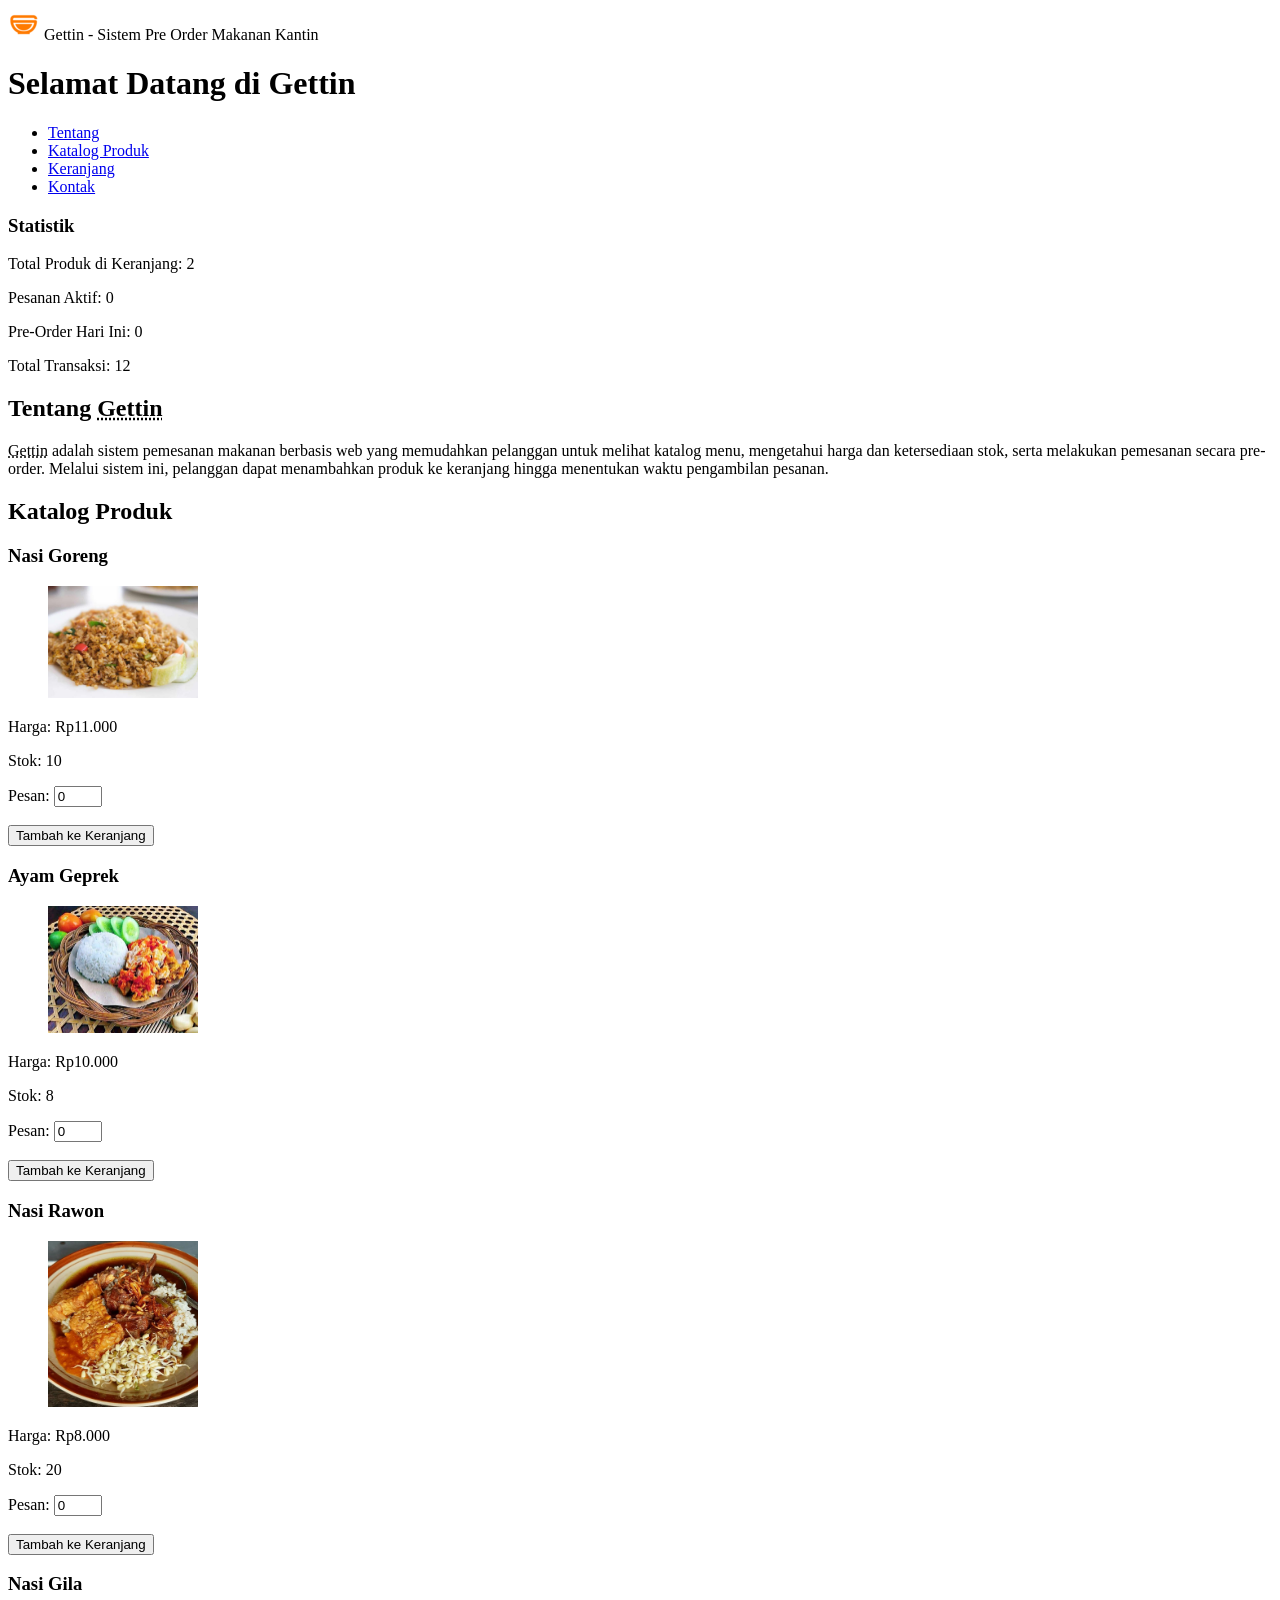
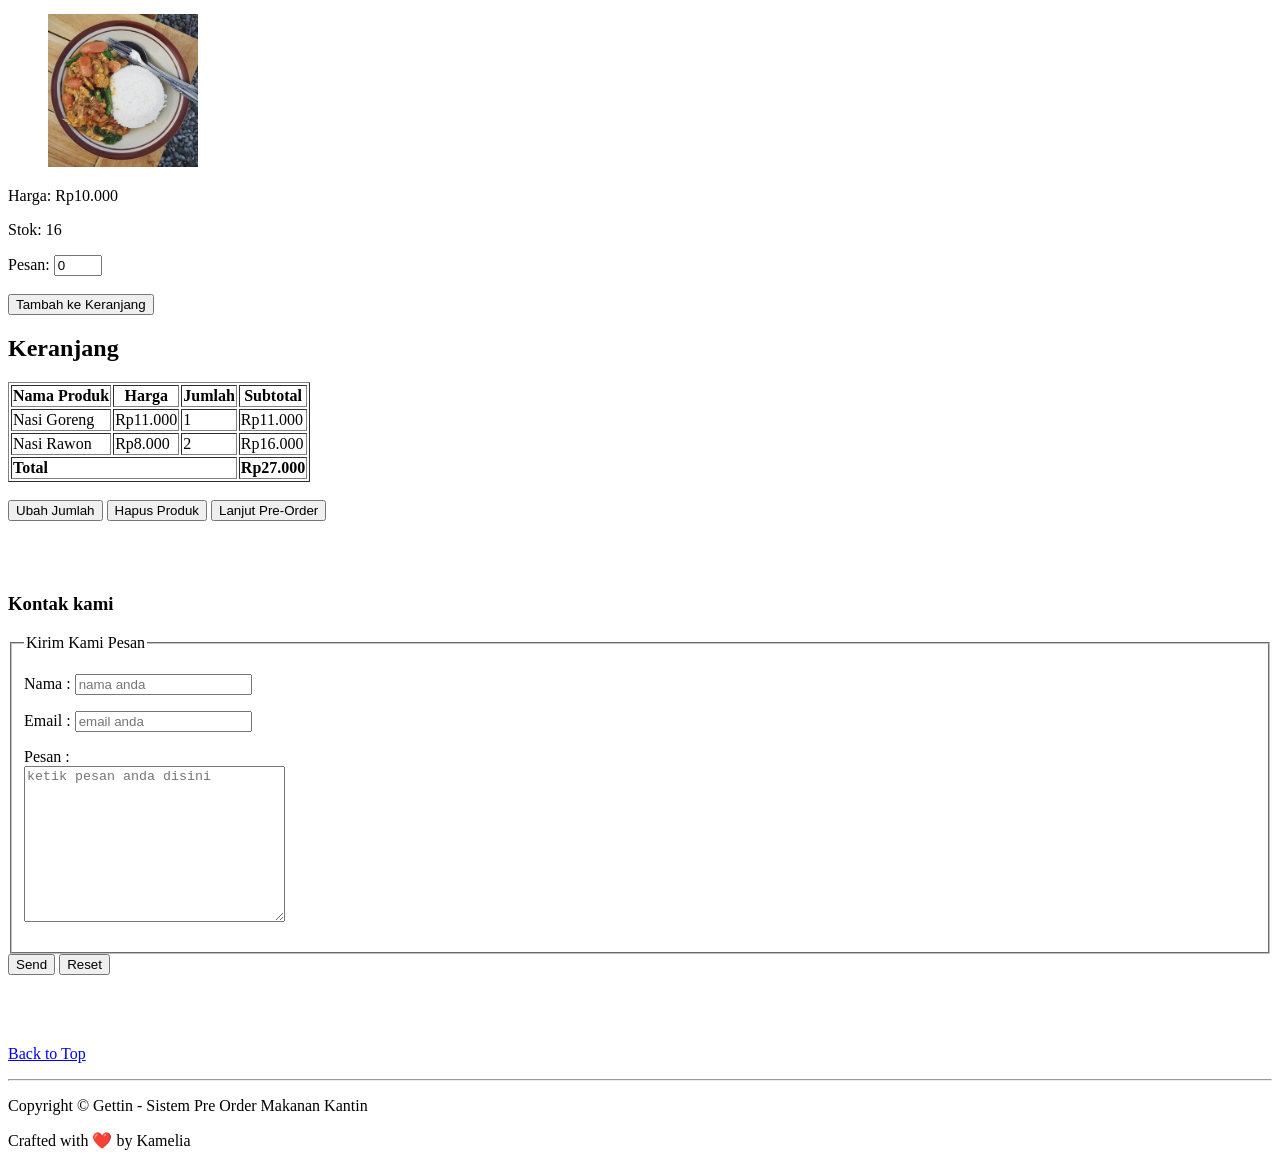
<file: tugas1_week2/index.html>
<!DOCTYPE html>
<html lang="en">
    <head>
        <meta charset="UTF-8">
        <meta name="author" content="Kamelia">
        <meta name="description" content="This is the homepage of Gettin">
        <title>Gettin</title>
        <link rel="icon" href="gettin-icon.ico" type="image/x-icon">  
    </head>
    <body>
        <header>
            <img src="gettin-icon.ico" alt="Logo Gettin"> Gettin - Sistem Pre Order Makanan Kantin
            <h1>Selamat Datang di Gettin</h1>
            <nav aria-labelledby="primary-navigation">
                <ul>
                    <li> <a href="#about">Tentang</a> </li>
                    <li> <a href="#menu">Katalog Produk</a> </li>
                    <li> <a href="#keranjang">Keranjang</a> </li>
                    <li> <a href="#contact">Kontak</a> </li>
                </ul>
            </nav>
        </header>
        <aside>
            <h3>Statistik</h3>
            <p>Total Produk di Keranjang: 2</p>
            <p>Pesanan Aktif: 0</p>
            <p>Pre-Order Hari Ini: 0</p>
            <p>Total Transaksi: 12</p>
        </aside>

        <main>
            <article id="about">
                <h2>Tentang <abbr title="Gettin">Gettin</abbr></h2>
                <section>
                    <p>
                        <abbr title="Get Kantin">Gettin</abbr> adalah sistem pemesanan makanan berbasis web yang memudahkan pelanggan
                            untuk melihat katalog menu, mengetahui harga dan ketersediaan stok, serta
                            melakukan pemesanan secara pre-order. Melalui sistem ini, pelanggan dapat
                            menambahkan produk ke keranjang hingga menentukan waktu pengambilan pesanan.
                    </p>
                </section>
            </article>

            <article id="menu">
                <h2>Katalog Produk</h2>

                <h3>Nasi Goreng</h3>
                <figure>
                    <img src="img/nasi-goreng.jpg" alt="Nasi Goreng" title="Nasi goreng" width="150">
                </figure>
                <p>Harga: Rp11.000</p>
                <p>Stok: 10</p>
                <label>Pesan:</label>
                <input type="number" min="1" max="10" value="0">
                <br><br>
                <button>Tambah ke Keranjang</button>

                <h3>Ayam Geprek</h3>
                <figure>
                    <img src="img/ayam-geprek.jpg" alt="Ayam Geprek" title="Ayam geprek" width="150">
                </figure>
                <p>Harga: Rp10.000</p>
                <p>Stok: 8</p>
                <label>Pesan:</label>
                <input type="number" min="1" max="10" value="0">
                <br><br>
                <button>Tambah ke Keranjang</button>

                <h3>Nasi Rawon</h3>
                <figure>
                    <img src="img/nasi-rawon.jpg" alt="Nasi Rawon" title="Nasi rawon" width="150">
                </figure>
                <p>Harga: Rp8.000</p>
                <p>Stok: 20</p>
                <label>Pesan:</label>
                <input type="number" min="1" max="10" value="0">
                <br><br>
                <button>Tambah ke Keranjang</button>

                <h3>Nasi Gila</h3>
                <figure>
                    <img src="img/nasi-gila.jpg" alt="Nasi Gila" title="Nasi gila" width="150">
                </figure>
                <p>Harga: Rp10.000</p>
                <p>Stok: 16</p>
                <label>Pesan:</label>
                <input type="number" min="1" max="10" value="0">
                <br><br>
                <button>Tambah ke Keranjang</button>
            </article>

            <article id="keranjang">
                <h2>Keranjang</h2>

                <table border="1">
                <tr>
                <th>Nama Produk</th>
                <th>Harga</th>
                <th>Jumlah</th>
                <th>Subtotal</th>
                </tr>

                <tr>
                <td>Nasi Goreng</td>
                <td>Rp11.000</td>
                <td>1</td>
                <td>Rp11.000</td>
                </tr>

                <tr>
                <td>Nasi Rawon</td>
                <td>Rp8.000</td>
                <td>2</td>
                <td>Rp16.000</td>
                </tr>

                <tr>
                <td colspan="3"><b>Total</b></td>
                <td><b>Rp27.000</b></td>
                </tr>
                </table>

                <br>

                <button>Ubah Jumlah</button>
                <button>Hapus Produk</button>
                <button>Lanjut Pre-Order</button>
            </article>
            <br><br><br>
            <article id="contact">
                <h3>Kontak kami</h3>
                <form action="htt"></form>
                <fieldset>
                    <legend>Kirim Kami Pesan</legend>
                    <p>
                        <label for="name">Nama :</label>
                        <input type="text" name="nama" id="nama" placeholder="nama anda">
                    </p>
                    <p>
                        <label for="name">Email :</label>
                        <input type="text" name="email" id="email" placeholder="email anda">
                    </p>
                    <p>
                        <label for="message">Pesan :</label>
                        <br>
                        <textarea name="message" id="message" placeholder="ketik pesan anda disini" cols="30" rows="10"></textarea>
                    </p>
                </fieldset>
                <button type="submit">Send</button>
                <button type="reset">Reset</button>
            </article>
        </main>
        <br><br><br>
        <footer>
            <p> <a href="#">Back to Top</a> </p>
            <hr>
            <p> Copyright &copy; Gettin - Sistem Pre Order Makanan Kantin</p>
            <p>Crafted with ❤️ by Kamelia</p>
        </footer>
    </body>
</html>
</file>
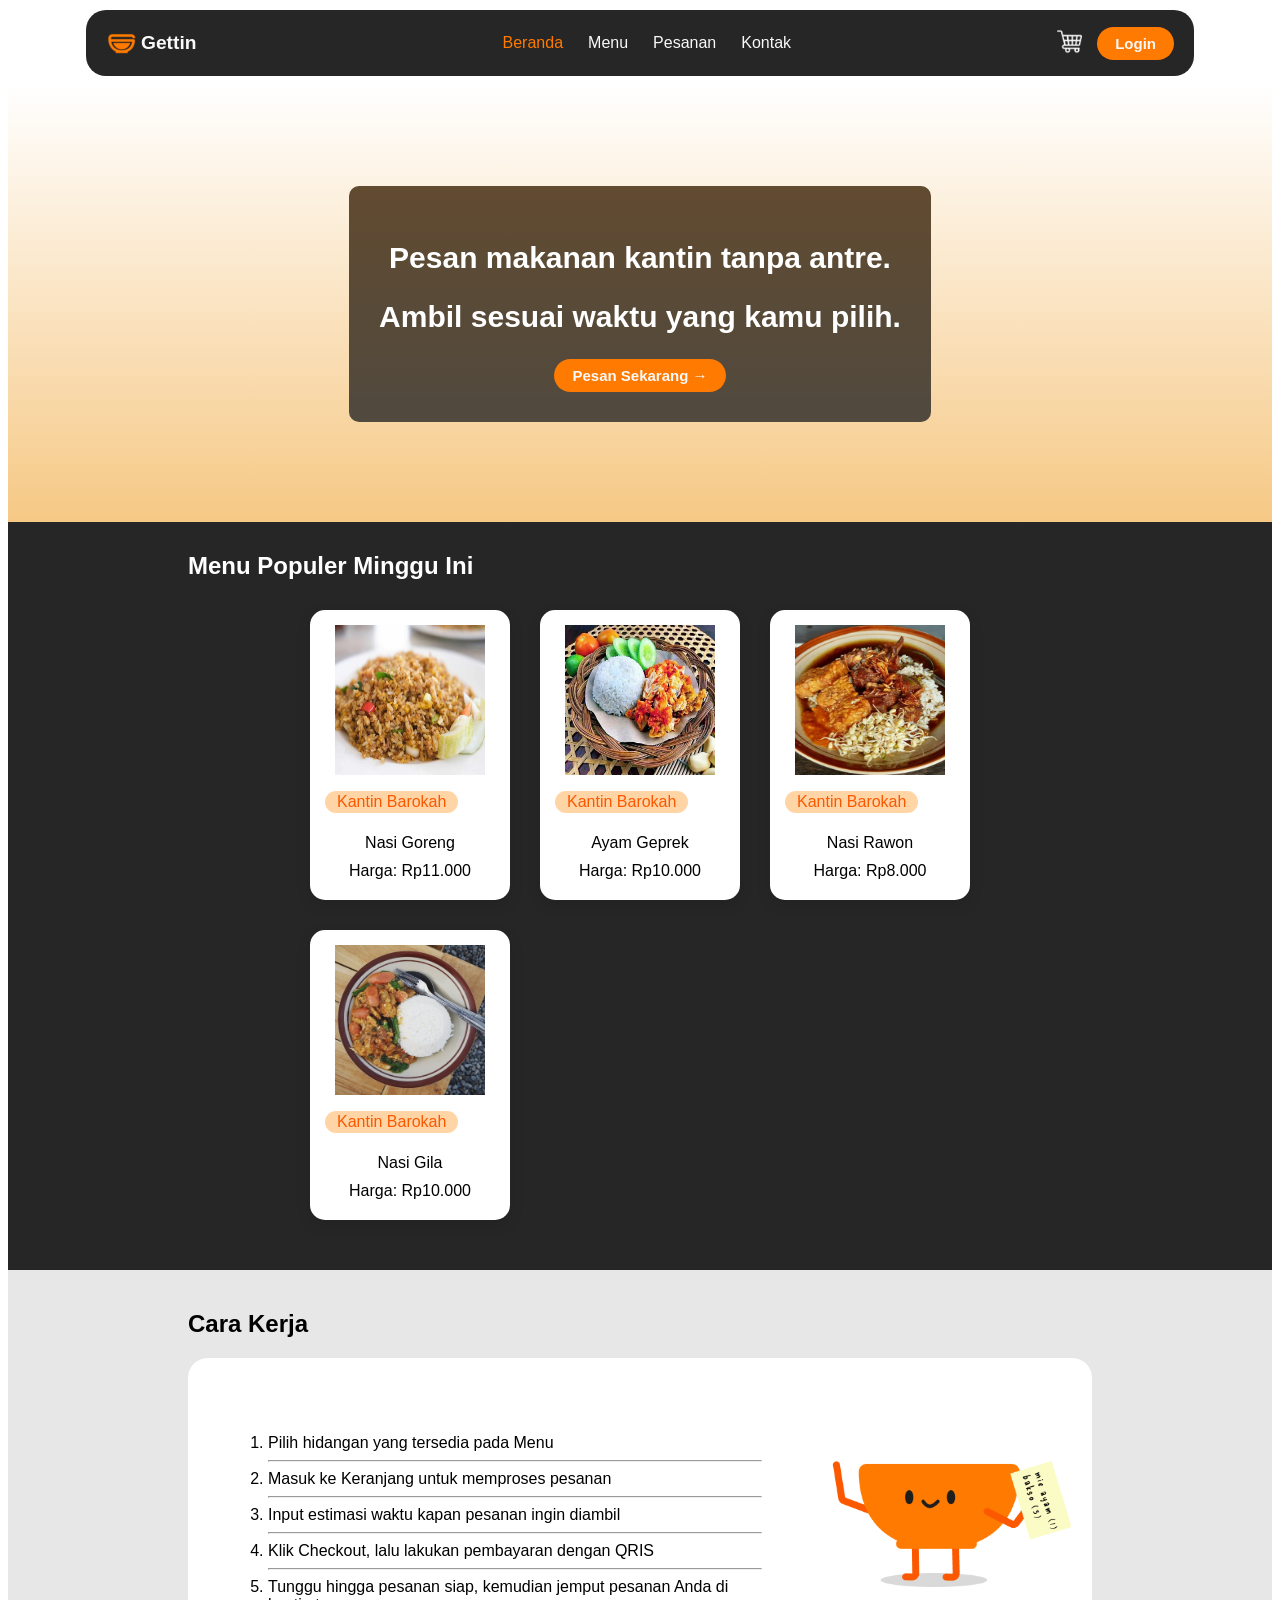
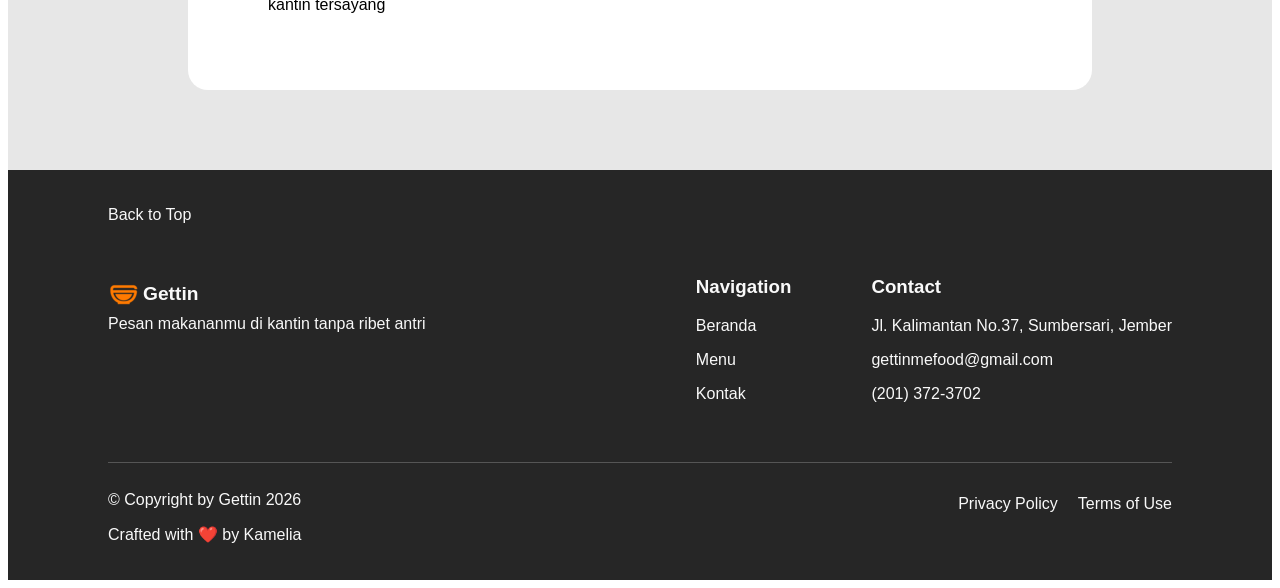
<file: tugas2_week3/index.html>
<!DOCTYPE html>
<html lang="en">
    <head>
        <meta charset="UTF-8">
        <meta name="author" content="Kamelia">
        <meta name="description" content="This is the homepage of Gettin">
        <meta name="viewport" content="width=device-width, initial-scale=1.0">
        <title>Gettin</title>
        <link rel="icon" href="gettin-icon.ico" type="image/x-icon">  
        <link rel="stylesheet" href="style.css">
    </head>
    <body>
        <header>
            <nav class="navbar">
                <div class="logo">
                    <img src="gettin-icon.ico" alt="Gettin Logo">
                    <p>Gettin</p>
                </div>

                <ul class="menu">
                    <li class="active"><a href="#">Beranda</a></li>
                    <li><a href="menu.html">Menu</a></li>
                    <li><a href="pesanan.html">Pesanan</a></li>
                    <li><a href="kontak.html">Kontak</a></li>
                </ul>

                <div class="actions">
                    <span class="cart"><img src="shopping-cart.ico" alt="keranjang" width="25"></span>
                    <button class="btn">Login</button>
                </div>
            </nav>
        </header>

        <main>
            <section class="hero">
                <div class="overlay">
                    <h2>Pesan makanan kantin tanpa antre.</h2>
                    <h2>Ambil sesuai waktu yang kamu pilih.</h2>
                    <button class="btn">Pesan Sekarang →</button>
                </div>
            </section>

            <section class="menu-populer">
                <h2>Menu Populer Minggu Ini</h2>
                <div class="menu-container">
                    <article class="card">
                        <img src="img/nasi-goreng.jpg" alt="Nasi Goreng" title="Nasi goreng" width="150">
                        <p class="nama-kantin">Kantin Barokah</p>
                        <p>Nasi Goreng</p>
                        <p>Harga: Rp11.000</p>
                    </article>
                    <article class="card">
                        <img src="img/ayam-geprek.jpg" alt="Ayam Geprek" title="Ayam geprek" width="150">
                        <p class="nama-kantin">Kantin Barokah</p>
                        <p>Ayam Geprek</p>
                        <p>Harga: Rp10.000</p>
                    </article>
                    <article class="card">
                        <img src="img/nasi-rawon.jpg" alt="Nasi Rawon" title="Nasi rawon" width="150" >
                        <p class="nama-kantin">Kantin Barokah</p>
                        <p>Nasi Rawon</p>
                        <p>Harga: Rp8.000</p>
                    </article>
                    <article class="card">
                        <img src="img/nasi-gila.jpg" alt="Nasi Gila" title="Nasi gila" width="150">
                        <p class="nama-kantin">Kantin Barokah</p>
                        <p>Nasi Gila</p>
                        <p>Harga: Rp10.000</p>
                    </article>
                </div>
            </section>
            
            <section class="cara-kerja">
                <h2>Cara Kerja</h2>
                <div class="cara">
                    <ol class="list-cara">
                        <li>Pilih hidangan yang tersedia pada Menu</li><hr>
                        <li>Masuk ke Keranjang untuk memproses pesanan</li><hr>
                        <li>Input estimasi waktu kapan pesanan ingin diambil</li><hr>
                        <li>Klik Checkout, lalu lakukan pembayaran dengan QRIS</li><hr>
                        <li>Tunggu hingga pesanan siap, kemudian jemput pesanan Anda di kantin tersayang </li>
                    </ol>
                    <img src="img/getto-1.jpg" alt="getto-pesan" width="250">
                </div>
            </section>
        </main>
        <footer class="footer">
            <p> <a href="#">Back to Top</a> </p><br>
            <div class="footer-top">
                <div class="footer-brand">
                    <div class="logo">
                        <img src="gettin-icon.ico" alt="Gettin Logo">
                        <p>Gettin</p>
                    </div>
                    <p>Pesan makananmu di kantin tanpa ribet antri</p>
                </div>

                <div class="footer-topright">
                    <div class="footer-nav">
                    <h3>Navigation</h3>
                    <a href="#">Beranda</a>
                    <a href="menu.html">Menu</a>
                    <a href="kontak.html">Kontak</a>
                    </div>
    
                    <div class="footer-contact">
                    <h3>Contact</h3>
                    <p>Jl. Kalimantan No.37, Sumbersari, Jember</p>
                    <p>gettinmefood@gmail.com</p>
                    <p>(201) 372-3702</p>
                    </div>
                </div>
            </div>
            <br><hr>
            <div class="footer-bottom">
                <p>© Copyright by Gettin 2026</p>
                <div class="footer-links">
                    <a href="#">Privacy Policy</a>
                    <a href="#">Terms of Use</a>
                </div>
            </div>
            <p class="mysign">Crafted with ❤️ by Kamelia</p>
        </footer>
    </body>
</html>
</file>
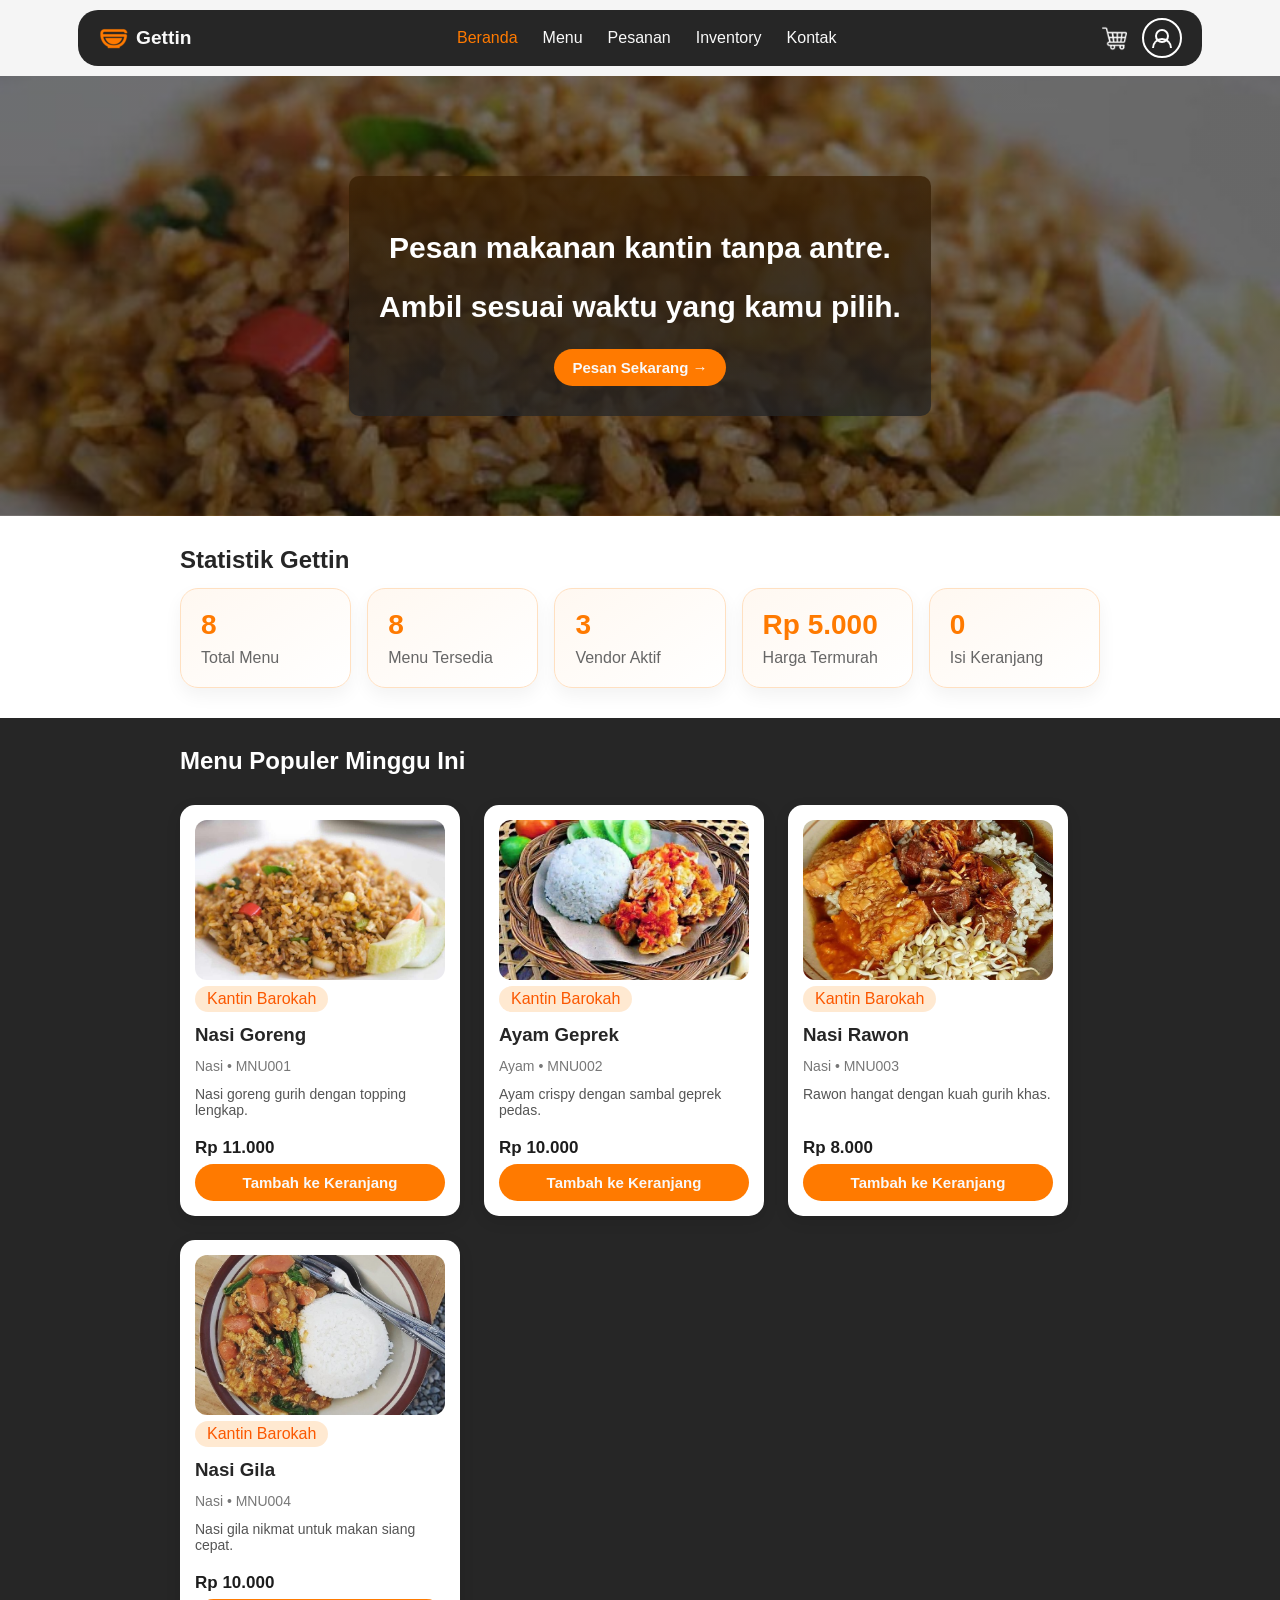
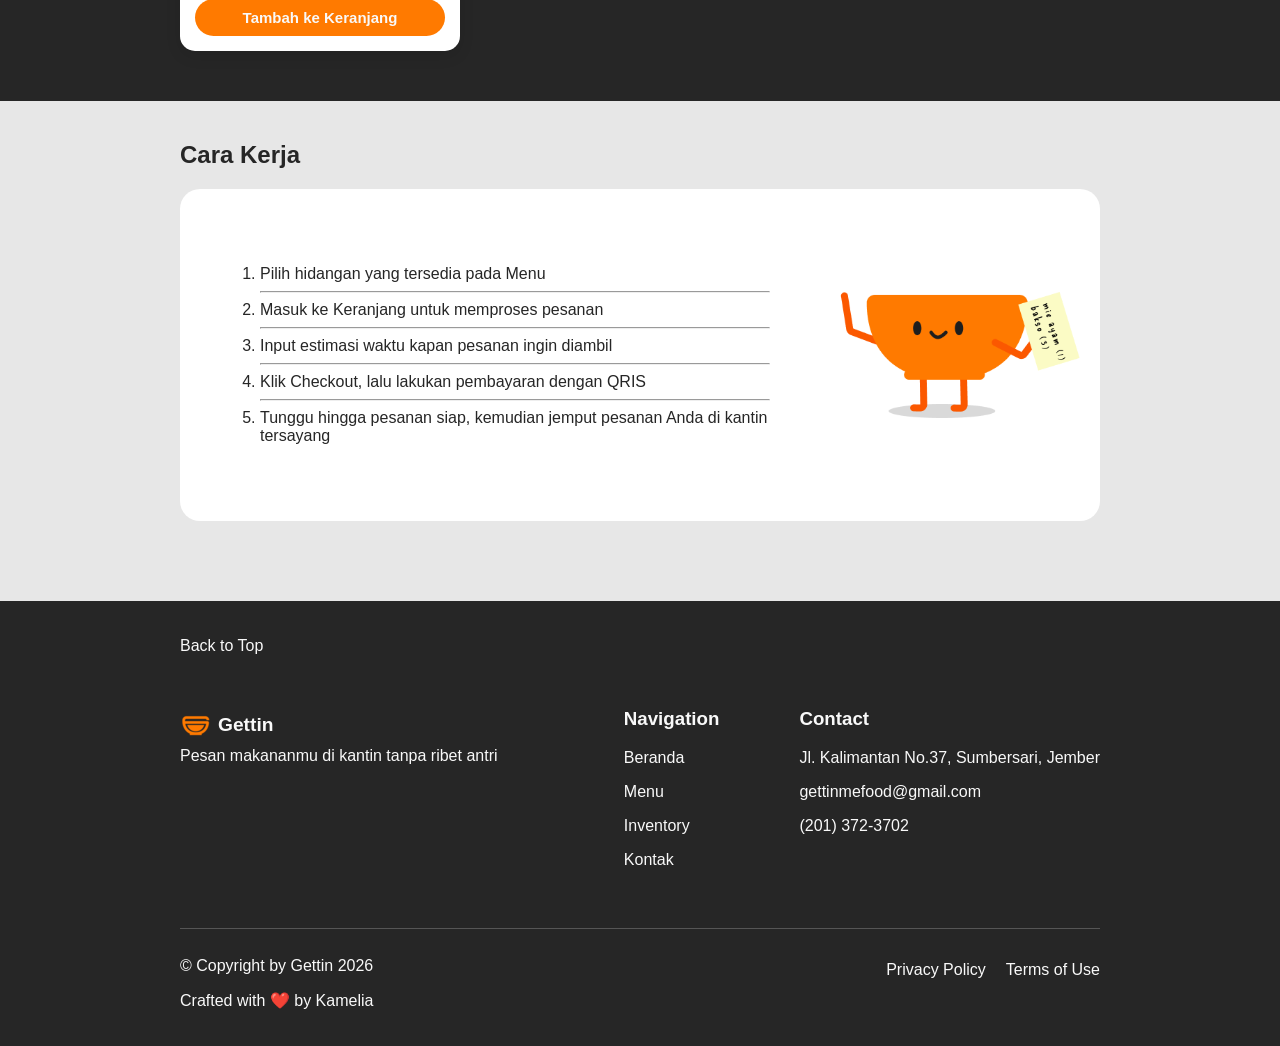
<file: tugas3/index.html>
<!DOCTYPE html>
<html lang="id">
<head>
    <meta charset="UTF-8">
    <meta name="author" content="Kamelia">
    <meta name="description" content="This is the homepage of Gettin">
    <meta name="viewport" content="width=device-width, initial-scale=1.0">
    <title>Gettin</title>
    <link rel="icon" href="gettin-icon.ico" type="image/x-icon">
    <link rel="stylesheet" href="style.css">
    <script src="app.js" defer></script>
</head>
<body>
    <header>
        <nav class="navbar">
            <div class="logo">
                <img src="gettin-icon.ico" alt="Gettin Logo">
                <p>Gettin</p>
            </div>

            <ul class="menu">
                <li class="active"><a href="index.html">Beranda</a></li>
                <li><a href="menu.html">Menu</a></li>
                <li><a href="pesanan.html">Pesanan</a></li>
                <li><a href="inventory.html">Inventory</a></li>
                <li><a href="kontak.html">Kontak</a></li>
            </ul>

            <div class="actions">
                <a href="keranjang.html" class="cart-link" aria-label="Keranjang">
                    <img src="shopping-cart.ico" alt="keranjang" width="25">
                    <span class="cart-badge" data-cart-count>0</span>
                </a>
                <a href="inventory.html" class="profile-link" aria-label="Profil admin"><span class="profile-icon"></span></a>
            </div>
        </nav>
    </header>

    <main>
        <section class="hero">
            <div class="overlay">
                <h2>Pesan makanan kantin tanpa antre.</h2>
                <h2>Ambil sesuai waktu yang kamu pilih.</h2>
                <div class="hero-actions">
                    <a href="menu.html" class="btn">Pesan Sekarang →</a>
                </div>
            </div>
        </section>

        <section class="stats-section">
            <h2>Statistik Gettin</h2>
            <div class="stats-grid" id="stats-container"></div>
        </section>

        <section class="menu-populer">
            <h2>Menu Populer Minggu Ini</h2>
            <div class="menu-container" id="popular-menu-container"></div>
        </section>

        <section class="cara-kerja">
            <h2>Cara Kerja</h2>
            <div class="cara">
                <ol class="list-cara">
                    <li>Pilih hidangan yang tersedia pada Menu</li><hr>
                    <li>Masuk ke Keranjang untuk memproses pesanan</li><hr>
                    <li>Input estimasi waktu kapan pesanan ingin diambil</li><hr>
                    <li>Klik Checkout, lalu lakukan pembayaran dengan QRIS</li><hr>
                    <li>Tunggu hingga pesanan siap, kemudian jemput pesanan Anda di kantin tersayang</li>
                </ol>
                <img src="img/getto-1.jpg" alt="getto-pesan" width="250">
            </div>
        </section>
    </main>

    <footer class="footer">
        <p><a href="#">Back to Top</a></p><br>
        <div class="footer-top">
            <div class="footer-brand">
                <div class="logo">
                    <img src="gettin-icon.ico" alt="Gettin Logo">
                    <p>Gettin</p>
                </div>
                <p>Pesan makananmu di kantin tanpa ribet antri</p>
            </div>

            <div class="footer-topright">
                <div class="footer-nav">
                    <h3>Navigation</h3>
                    <a href="index.html">Beranda</a>
                    <a href="menu.html">Menu</a>
                    <a href="inventory.html">Inventory</a>
                    <a href="kontak.html">Kontak</a>
                </div>

                <div class="footer-contact">
                    <h3>Contact</h3>
                    <p>Jl. Kalimantan No.37, Sumbersari, Jember</p>
                    <p>gettinmefood@gmail.com</p>
                    <p>(201) 372-3702</p>
                </div>
            </div>
        </div>
        <br><hr>
        <div class="footer-bottom">
            <p>© Copyright by Gettin 2026</p>
            <div class="footer-links">
                <a href="#">Privacy Policy</a>
                <a href="#">Terms of Use</a>
            </div>
        </div>
        <p class="mysign">Crafted with ❤️ by Kamelia</p>
    </footer>
</body>
</html>
</file>
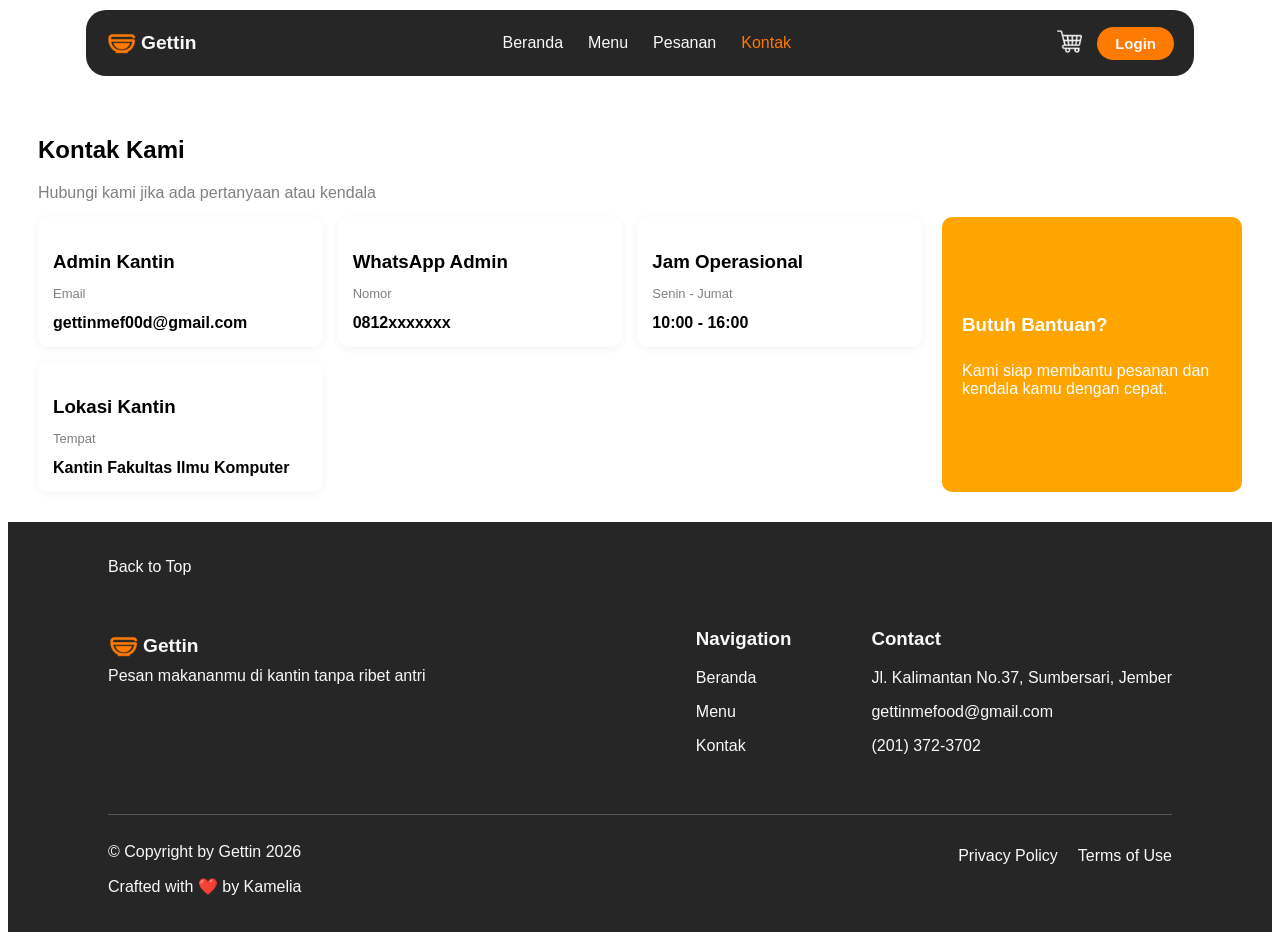
<file: tugas2_week3/kontak.html>
<!DOCTYPE html>
<html lang="en">
    <head>
        <meta charset="UTF-8">
            <meta name="author" content="Kamelia">
            <meta name="description" content="This is the contact of Gettin">
            <meta name="viewport" content="width=device-width, initial-scale=1.0">
            <title>Gettin</title>
            <link rel="icon" href="gettin-icon.ico" type="image/x-icon">  
            <link rel="stylesheet" href="style.css">
    </head>
    <body>
        <header>
            <nav class="navbar">
                <div class="logo">
                    <img src="gettin-icon.ico" alt="Gettin Logo">
                    <p>Gettin</p>
                </div>
        
                <ul class="menu">
                    <li><a href="index.html">Beranda</a></li>
                    <li><a href="menu.html">Menu</a></li>
                    <li><a href="pesanan.html">Pesanan</a></li>
                    <li class="active"><a href="#">Kontak</a></li>
                </ul>
        
                <div class="actions">
                    <span class="cart"><img src="shopping-cart.ico" alt="keranjang" width="25"></span>
                    <button class="btn">Login</button>
                </div>
            </nav>
        </header>
        <main class="contact-page">

            <h2>Kontak Kami</h2>
            <p class="subtitle-kontak">Hubungi kami jika ada pertanyaan atau kendala</p>

            <div class="contact-container">

                <div class="contact-info">

                    <div class="contact-card">
                        <h3>Admin Kantin</h3>
                        <p>Email</p>
                        <span>gettinmef00d@gmail.com</span>
                    </div>

                    <div class="contact-card">
                        <h3>WhatsApp Admin</h3>
                        <p>Nomor</p>
                        <span>0812xxxxxxx</span>
                    </div>

                    <div class="contact-card">
                        <h3>Jam Operasional</h3>
                        <p>Senin - Jumat</p>
                        <span>10:00 - 16:00</span>
                    </div>

                    <div class="contact-card">
                        <h3>Lokasi Kantin</h3>
                        <p>Tempat</p>
                        <span>Kantin Fakultas Ilmu Komputer</span>
                    </div>

                </div>

                <div class="contact-visual">
                    <h3>Butuh Bantuan?</h3>
                    <p>Kami siap membantu pesanan dan kendala kamu dengan cepat.</p>
                </div>

            </div>

        </main>
        <footer class="footer">
            <p> <a href="#">Back to Top</a> </p><br>
            <div class="footer-top">
                <div class="footer-brand">
                    <div class="logo">
                        <img src="gettin-icon.ico" alt="Gettin Logo">
                        <p>Gettin</p>
                    </div>
                    <p>Pesan makananmu di kantin tanpa ribet antri</p>
                </div>

                <div class="footer-topright">
                    <div class="footer-nav">
                    <h3>Navigation</h3>
                    <a href="index.html">Beranda</a>
                    <a href="menu.html">Menu</a>
                    <a href="#">Kontak</a>
                    </div>
    
                    <div class="footer-contact">
                    <h3>Contact</h3>
                    <p>Jl. Kalimantan No.37, Sumbersari, Jember</p>
                    <p>gettinmefood@gmail.com</p>
                    <p>(201) 372-3702</p>
                    </div>
                </div>
            </div>
            <br><hr>
            <div class="footer-bottom">
                <p>© Copyright by Gettin 2026</p>
                <div class="footer-links">
                    <a href="#">Privacy Policy</a>
                    <a href="#">Terms of Use</a>
                </div>
            </div>
            <p class="mysign">Crafted with ❤️ by Kamelia</p>
        </footer>
    </body>
</html>
</file>
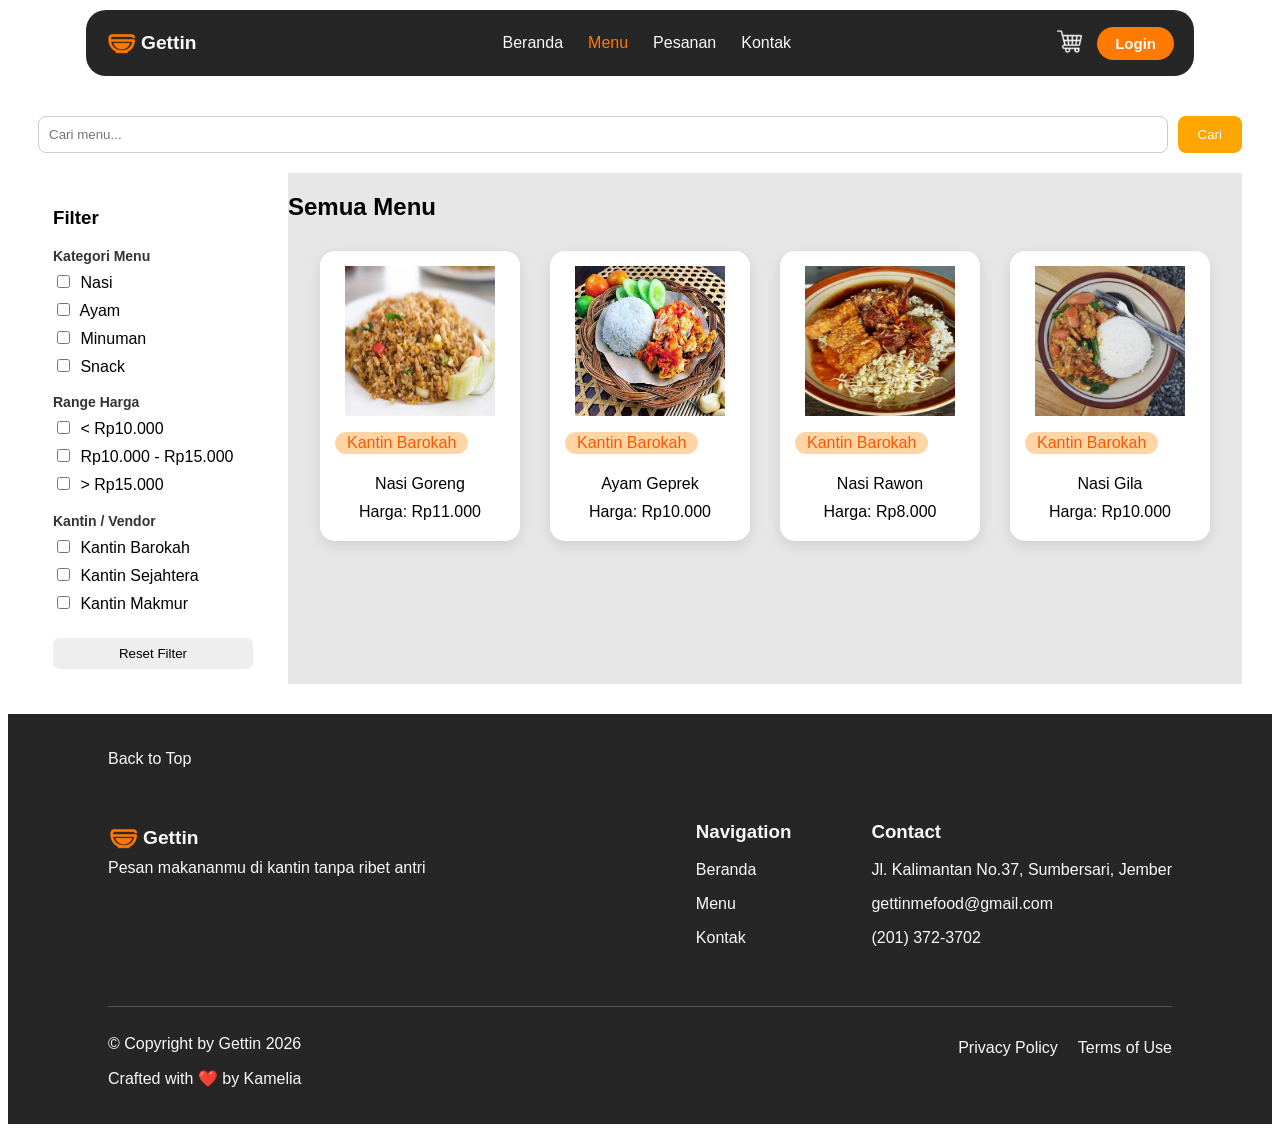
<file: tugas2_week3/menu.html>
<!DOCTYPE html>
<html lang="en">
    <head>
        <meta charset="UTF-8">
            <meta name="author" content="Kamelia">
            <meta name="description" content="This is the menu of Gettin">
            <meta name="viewport" content="width=device-width, initial-scale=1.0">
            <title>Gettin</title>
            <link rel="icon" href="gettin-icon.ico" type="image/x-icon">  
            <link rel="stylesheet" href="style.css">
    </head>
    <body>
        <header>
            <nav class="navbar">
                <div class="logo">
                    <img src="gettin-icon.ico" alt="Gettin Logo">
                    <p>Gettin</p>
                </div>
        
                <ul class="menu">
                    <li><a href="index.html">Beranda</a></li>
                    <li class="active"><a href="#">Menu</a></li>
                    <li><a href="pesanan.html">Pesanan</a></li>
                    <li><a href="kontak.html">Kontak</a></li>
                </ul>
        
                <div class="actions">
                    <span class="cart"><img src="shopping-cart.ico" alt="keranjang" width="25"></span>
                    <button class="btn">Login</button>
                </div>
            </nav>
        </header>
        <main class="menu-page">
            <section class="search-section">
                <input type="text" placeholder="Cari menu..." class="search-input">
                <button class="search-btn">Cari</button>
            </section>

            <div class="menu-layout">

                <aside class="sidebar">
                    <h3>Filter</h3>

                    <div class="filter-group">
                        <h4>Kategori Menu</h4>
                        <label><input type="checkbox"> Nasi</label>
                        <label><input type="checkbox"> Ayam</label>
                        <label><input type="checkbox"> Minuman</label>
                        <label><input type="checkbox"> Snack</label>
                    </div>

                    <div class="filter-group">
                        <h4>Range Harga</h4>
                        <label><input type="checkbox"> &lt; Rp10.000</label>
                        <label><input type="checkbox"> Rp10.000 - Rp15.000</label>
                        <label><input type="checkbox"> &gt; Rp15.000</label>
                    </div>

                    <div class="filter-group">
                        <h4>Kantin / Vendor</h4>
                        <label><input type="checkbox"> Kantin Barokah</label>
                        <label><input type="checkbox"> Kantin Sejahtera</label>
                        <label><input type="checkbox"> Kantin Makmur</label>
                    </div>

                    <button class="reset-btn">Reset Filter</button>

                </aside>

                <section class="menu-content">
                    <h2>Semua Menu</h2>

                    <div class="menu-container">

                        <article class="card">
                            <img src="img/nasi-goreng.jpg">
                            <p class="nama-kantin">Kantin Barokah</p>
                            <p>Nasi Goreng</p>
                            <p>Harga: Rp11.000</p>
                        </article>

                        <article class="card">
                            <img src="img/ayam-geprek.jpg">
                            <p class="nama-kantin">Kantin Barokah</p>
                            <p>Ayam Geprek</p>
                            <p>Harga: Rp10.000</p>
                        </article>

                        <article class="card">
                            <img src="img/nasi-rawon.jpg">
                            <p class="nama-kantin">Kantin Barokah</p>
                            <p>Nasi Rawon</p>
                            <p>Harga: Rp8.000</p>
                        </article>

                        <article class="card">
                            <img src="img/nasi-gila.jpg">
                            <p class="nama-kantin">Kantin Barokah</p>
                            <p>Nasi Gila</p>
                            <p>Harga: Rp10.000</p>
                        </article>
                    </div>
                </section>
            </div>
        </main>
        <footer class="footer">
            <p> <a href="#">Back to Top</a> </p><br>
            <div class="footer-top">
                <div class="footer-brand">
                    <div class="logo">
                        <img src="gettin-icon.ico" alt="Gettin Logo">
                        <p>Gettin</p>
                    </div>
                    <p>Pesan makananmu di kantin tanpa ribet antri</p>
                </div>

                <div class="footer-topright">
                    <div class="footer-nav">
                    <h3>Navigation</h3>
                    <a href="index.html">Beranda</a>
                    <a href="#">Menu</a>
                    <a href="kontak.html">Kontak</a>
                    </div>
    
                    <div class="footer-contact">
                    <h3>Contact</h3>
                    <p>Jl. Kalimantan No.37, Sumbersari, Jember</p>
                    <p>gettinmefood@gmail.com</p>
                    <p>(201) 372-3702</p>
                    </div>
                </div>
            </div>
            <br><hr>
            <div class="footer-bottom">
                <p>© Copyright by Gettin 2026</p>
                <div class="footer-links">
                    <a href="#">Privacy Policy</a>
                    <a href="#">Terms of Use</a>
                </div>
            </div>
            <p class="mysign">Crafted with ❤️ by Kamelia</p>
        </footer>
    </body>
</html>
</file>
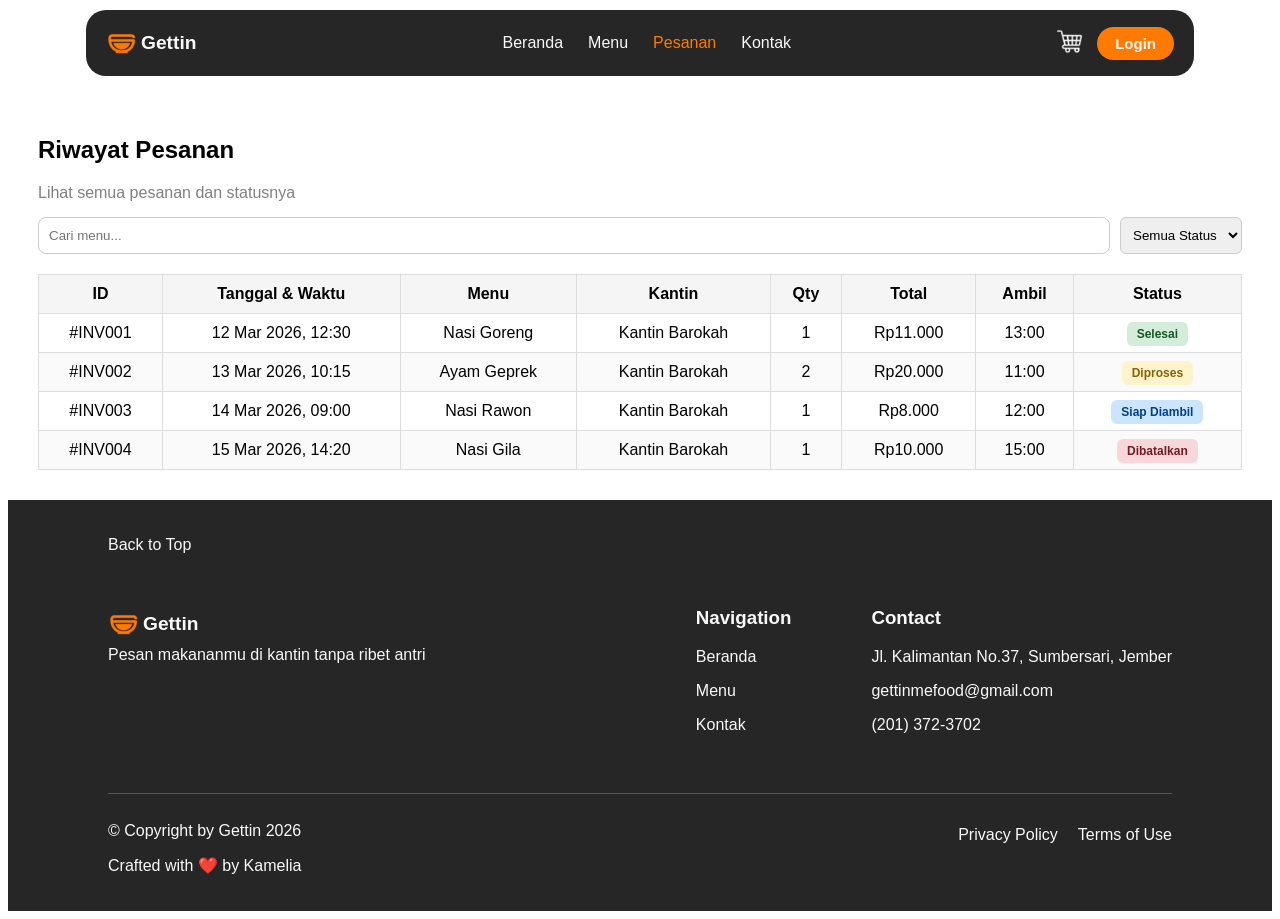
<file: tugas2_week3/pesanan.html>
<!DOCTYPE html>
<html lang="en">
    <head>
        <meta charset="UTF-8">
            <meta name="author" content="Kamelia">
            <meta name="description" content="This is the orders you made with Gettin">
            <meta name="viewport" content="width=device-width, initial-scale=1.0">
            <title>Gettin</title>
            <link rel="icon" href="gettin-icon.ico" type="image/x-icon">  
            <link rel="stylesheet" href="style.css">
    </head>
    <body>
        <header>
            <nav class="navbar">
                <div class="logo">
                    <img src="gettin-icon.ico" alt="Gettin Logo">
                    <p>Gettin</p>
                </div>
        
                <ul class="menu">
                    <li><a href="index.html">Beranda</a></li>
                    <li><a href="menu.html">Menu</a></li>
                    <li class="active"><a href="#">Pesanan</a></li>
                    <li><a href="kontak.html">Kontak</a></li>
                </ul>
        
                <div class="actions">
                    <span class="cart"><img src="shopping-cart.ico" alt="keranjang" width="25"></span>
                    <button class="btn">Login</button>
                </div>
            </nav>
        </header>
        <main class="order-page">

            <h2>Riwayat Pesanan</h2>
            <p class="subtitle">Lihat semua pesanan dan statusnya</p>

            <section class="filter-bar">
                <input type="text" placeholder="Cari menu..." class="search-input">

                <select class="filter-select">
                    <option>Semua Status</option>
                    <option>Diproses</option>
                    <option>Siap Diambil</option>
                    <option>Selesai</option>
                    <option>Dibatalkan</option>
                </select>
            </section>

            <div class="table-container">
                <table class="order-table">
                    <thead>
                        <tr>
                            <th>ID</th>
                            <th>Tanggal & Waktu</th>
                            <th>Menu</th>
                            <th>Kantin</th>
                            <th>Qty</th>
                            <th>Total</th>
                            <th>Ambil</th>
                            <th>Status</th>
                        </tr>
                    </thead>

                    <tbody>
                        <tr>
                            <td>#INV001</td>
                            <td>12 Mar 2026, 12:30</td>
                            <td>Nasi Goreng</td>
                            <td>Kantin Barokah</td>
                            <td>1</td>
                            <td>Rp11.000</td>
                            <td>13:00</td>
                            <td><span class="status selesai">Selesai</span></td>
                        </tr>

                        <tr>
                            <td>#INV002</td>
                            <td>13 Mar 2026, 10:15</td>
                            <td>Ayam Geprek</td>
                            <td>Kantin Barokah</td>
                            <td>2</td>
                            <td>Rp20.000</td>
                            <td>11:00</td>
                            <td><span class="status proses">Diproses</span></td>
                        </tr>

                        <tr>
                            <td>#INV003</td>
                            <td>14 Mar 2026, 09:00</td>
                            <td>Nasi Rawon</td>
                            <td>Kantin Barokah</td>
                            <td>1</td>
                            <td>Rp8.000</td>
                            <td>12:00</td>
                            <td><span class="status siap">Siap Diambil</span></td>
                        </tr>

                        <tr>
                            <td>#INV004</td>
                            <td>15 Mar 2026, 14:20</td>
                            <td>Nasi Gila</td>
                            <td>Kantin Barokah</td>
                            <td>1</td>
                            <td>Rp10.000</td>
                            <td>15:00</td>
                            <td><span class="status batal">Dibatalkan</span></td>
                        </tr>
                    </tbody>
                </table>
            </div>
        </main>
        <footer class="footer">
            <p> <a href="#">Back to Top</a> </p><br>
            <div class="footer-top">
                <div class="footer-brand">
                    <div class="logo">
                        <img src="gettin-icon.ico" alt="Gettin Logo">
                        <p>Gettin</p>
                    </div>
                    <p>Pesan makananmu di kantin tanpa ribet antri</p>
                </div>

                <div class="footer-topright">
                    <div class="footer-nav">
                    <h3>Navigation</h3>
                    <a href="index.html">Beranda</a>
                    <a href="menu.html">Menu</a>
                    <a href="kontak.html">Kontak</a>
                    </div>
    
                    <div class="footer-contact">
                    <h3>Contact</h3>
                    <p>Jl. Kalimantan No.37, Sumbersari, Jember</p>
                    <p>gettinmefood@gmail.com</p>
                    <p>(201) 372-3702</p>
                    </div>
                </div>
            </div>
            <br><hr>
            <div class="footer-bottom">
                <p>© Copyright by Gettin 2026</p>
                <div class="footer-links">
                    <a href="#">Privacy Policy</a>
                    <a href="#">Terms of Use</a>
                </div>
            </div>
            <p class="mysign">Crafted with ❤️ by Kamelia</p>
        </footer>
    </body>
</html>
</file>
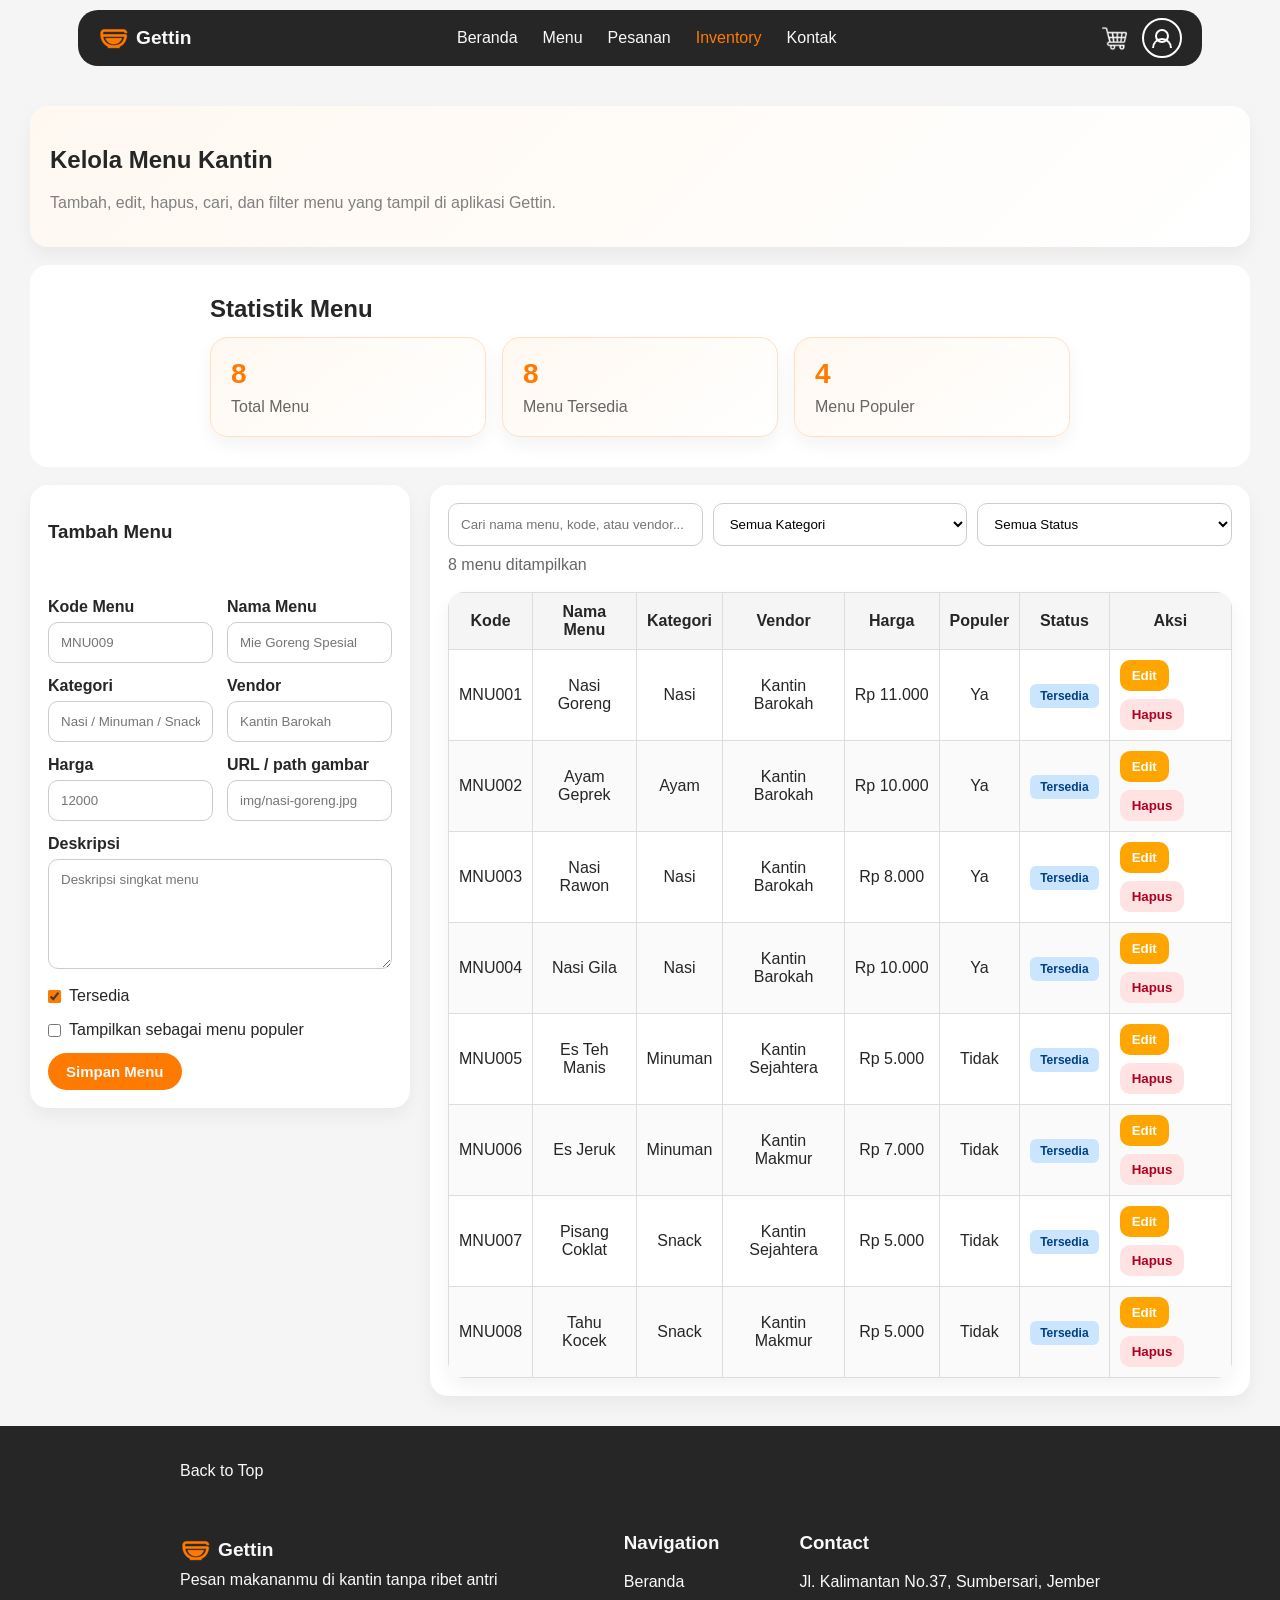
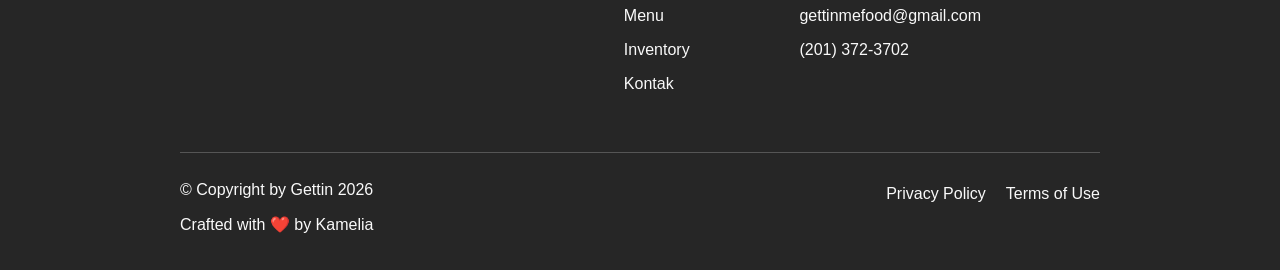
<file: tugas3/inventory.html>
<!DOCTYPE html>
<html lang="id">
<head>
    <meta charset="UTF-8">
    <meta name="author" content="Kamelia">
    <meta name="description" content="Halaman admin menu Gettin">
    <meta name="viewport" content="width=device-width, initial-scale=1.0">
    <title>Inventory Menu - Gettin</title>
    <link rel="icon" href="gettin-icon.ico" type="image/x-icon">
    <link rel="stylesheet" href="style.css">
    <script src="app.js" defer></script>
</head>
<body>
    <header>
        <nav class="navbar">
            <div class="logo">
                <img src="gettin-icon.ico" alt="Gettin Logo">
                <p>Gettin</p>
            </div>
            <ul class="menu">
                <li><a href="index.html">Beranda</a></li>
                <li><a href="menu.html">Menu</a></li>
                <li><a href="pesanan.html">Pesanan</a></li>
                <li class="active"><a href="inventory.html">Inventory</a></li>
                <li><a href="kontak.html">Kontak</a></li>
            </ul>
            <div class="actions">
                <a href="keranjang.html" class="cart-link" aria-label="Keranjang">
                    <img src="shopping-cart.ico" alt="keranjang" width="25">
                    <span class="cart-badge" data-cart-count>0</span>
                </a>
                <a href="inventory.html" class="profile-link" aria-label="Profil admin"><span class="profile-icon"></span></a>
            </div>
        </nav>
    </header>

    <main class="inventory-page">
        <section class="inventory-hero">
            <div>
                <h2>Kelola Menu Kantin</h2>
                <p class="subtitle">Tambah, edit, hapus, cari, dan filter menu yang tampil di aplikasi Gettin.</p>
            </div>
        </section>

        <section class="stats-section inventory-stats-wrap">
            <h2>Statistik Menu</h2>
            <div class="stats-grid" id="inventory-stats"></div>
        </section>

        <div class="inventory-layout">
            <section class="inventory-form-card">
                <h3 id="inventory-form-title">Tambah Menu</h3>
                <p class="form-error" id="inventory-form-error"></p>
                <form id="inventory-form" class="inventory-form-grid">
                    <input type="hidden" id="menu-id">
                    <div>
                        <label for="menu-code">Kode Menu</label>
                        <input type="text" id="menu-code" class="search-input" placeholder="MNU009">
                    </div>
                    <div>
                        <label for="menu-name">Nama Menu</label>
                        <input type="text" id="menu-name" class="search-input" placeholder="Mie Goreng Spesial">
                    </div>
                    <div>
                        <label for="menu-category">Kategori</label>
                        <input type="text" id="menu-category" class="search-input" placeholder="Nasi / Minuman / Snack">
                    </div>
                    <div>
                        <label for="menu-vendor">Vendor</label>
                        <input type="text" id="menu-vendor" class="search-input" placeholder="Kantin Barokah">
                    </div>
                    <div>
                        <label for="menu-price">Harga</label>
                        <input type="number" id="menu-price" class="search-input" placeholder="12000">
                    </div>
                    <div>
                        <label for="menu-image">URL / path gambar</label>
                        <input type="text" id="menu-image" class="search-input" placeholder="img/nasi-goreng.jpg">
                    </div>
                    <div class="full-width">
                        <label for="menu-description">Deskripsi</label>
                        <textarea id="menu-description" class="search-input inventory-textarea" placeholder="Deskripsi singkat menu"></textarea>
                    </div>
                    <div class="inventory-checks full-width">
                        <label><input type="checkbox" id="menu-available" checked> Tersedia</label>
                        <label><input type="checkbox" id="menu-popular"> Tampilkan sebagai menu populer</label>
                    </div>
                    <div class="inventory-form-actions full-width">
                        <button type="submit" class="btn" id="inventory-submit-btn">Simpan Menu</button>
                        <button type="button" class="clear-btn" id="inventory-cancel-btn">Batal Edit</button>
                    </div>
                </form>
            </section>

            <section class="inventory-table-card">
                <div class="filter-bar inventory-toolbar">
                    <input type="text" id="inventory-search-input" class="search-input" placeholder="Cari nama menu, kode, atau vendor...">
                    <select id="inventory-category-filter" class="filter-select">
                        <option>Semua Kategori</option>
                    </select>
                    <select id="inventory-status-filter" class="filter-select">
                        <option>Semua Status</option>
                        <option>Tersedia</option>
                        <option>Nonaktif</option>
                    </select>
                </div>
                <p class="result-info" id="inventory-result-info">0 menu ditampilkan</p>
                <div class="table-container">
                    <table class="order-table inventory-table">
                        <thead>
                            <tr>
                                <th>Kode</th>
                                <th>Nama Menu</th>
                                <th>Kategori</th>
                                <th>Vendor</th>
                                <th>Harga</th>
                                <th>Populer</th>
                                <th>Status</th>
                                <th>Aksi</th>
                            </tr>
                        </thead>
                        <tbody id="inventory-table-body"></tbody>
                    </table>
                </div>
            </section>
        </div>
    </main>

    <footer class="footer">
        <p><a href="#">Back to Top</a></p><br>
        <div class="footer-top">
            <div class="footer-brand">
                <div class="logo">
                    <img src="gettin-icon.ico" alt="Gettin Logo">
                    <p>Gettin</p>
                </div>
                <p>Pesan makananmu di kantin tanpa ribet antri</p>
            </div>
            <div class="footer-topright">
                <div class="footer-nav">
                    <h3>Navigation</h3>
                    <a href="index.html">Beranda</a>
                    <a href="menu.html">Menu</a>
                    <a href="inventory.html">Inventory</a>
                    <a href="kontak.html">Kontak</a>
                </div>
                <div class="footer-contact">
                    <h3>Contact</h3>
                    <p>Jl. Kalimantan No.37, Sumbersari, Jember</p>
                    <p>gettinmefood@gmail.com</p>
                    <p>(201) 372-3702</p>
                </div>
            </div>
        </div>
        <br><hr>
        <div class="footer-bottom">
            <p>© Copyright by Gettin 2026</p>
            <div class="footer-links">
                <a href="#">Privacy Policy</a>
                <a href="#">Terms of Use</a>
            </div>
        </div>
        <p class="mysign">Crafted with ❤️ by Kamelia</p>
    </footer>
</body>
</html>
</file>
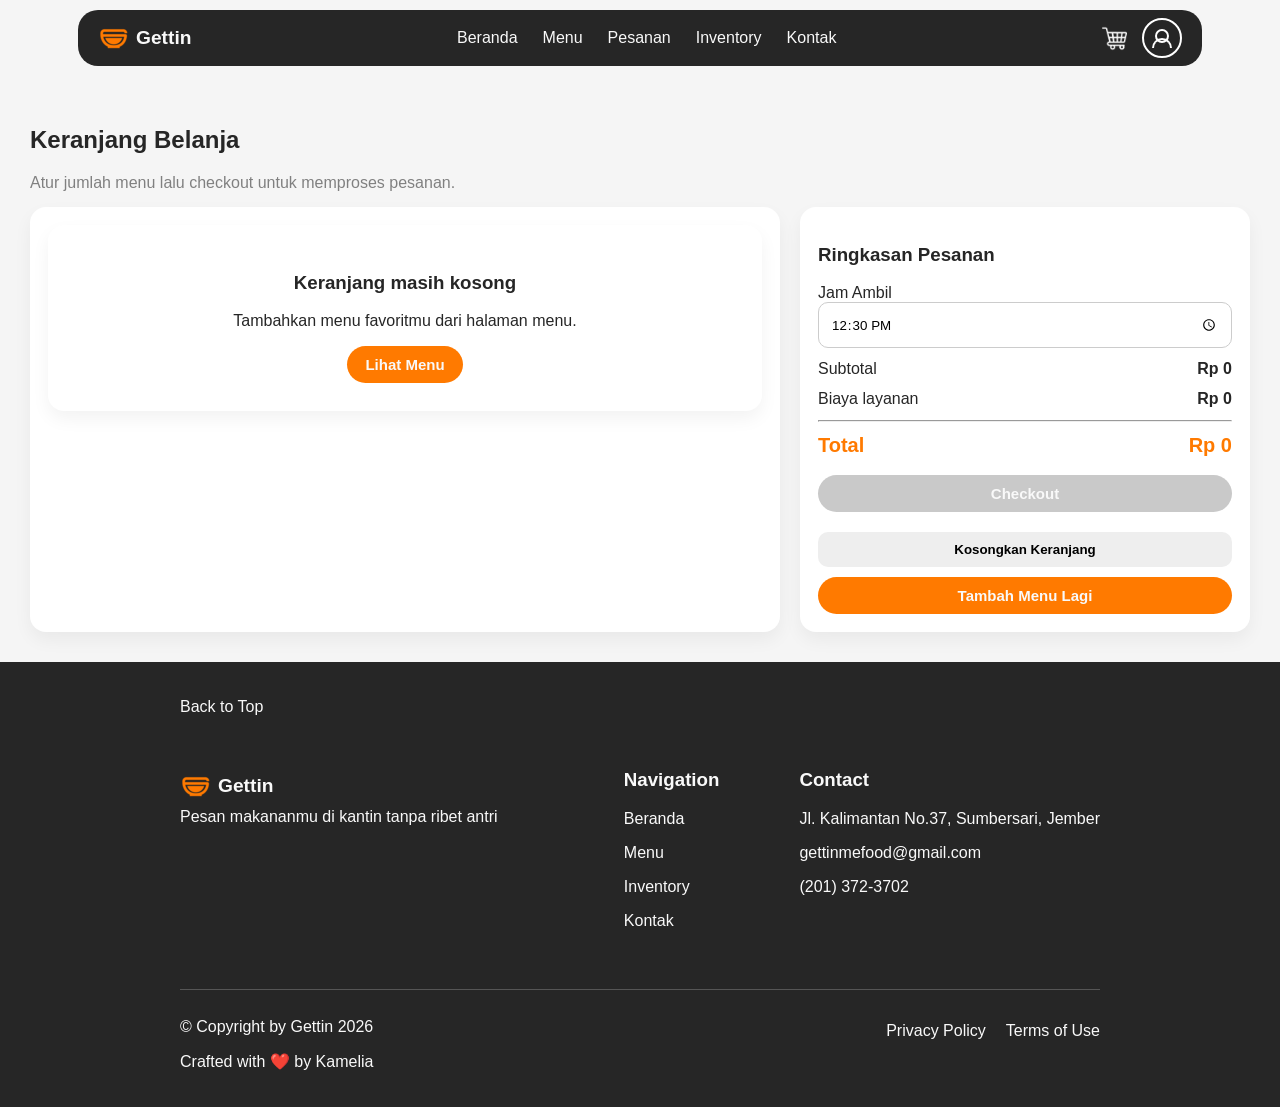
<file: tugas3/keranjang.html>
<!DOCTYPE html>
<html lang="id">
<head>
    <meta charset="UTF-8">
    <meta name="author" content="Kamelia">
    <meta name="description" content="Keranjang belanja Gettin">
    <meta name="viewport" content="width=device-width, initial-scale=1.0">
    <title>Keranjang - Gettin</title>
    <link rel="icon" href="gettin-icon.ico" type="image/x-icon">
    <link rel="stylesheet" href="style.css">
    <script src="app.js" defer></script>
</head>
<body>
    <header>
        <nav class="navbar">
            <div class="logo">
                <img src="gettin-icon.ico" alt="Gettin Logo">
                <p>Gettin</p>
            </div>

            <ul class="menu">
                <li><a href="index.html">Beranda</a></li>
                <li><a href="menu.html">Menu</a></li>
                <li><a href="pesanan.html">Pesanan</a></li>
                <li><a href="inventory.html">Inventory</a></li>
                <li><a href="kontak.html">Kontak</a></li>
            </ul>

            <div class="actions">
                <a href="keranjang.html" class="cart-link" aria-label="Keranjang">
                    <img src="shopping-cart.ico" alt="keranjang" width="25">
                    <span class="cart-badge" data-cart-count>0</span>
                </a>
                <a href="inventory.html" class="profile-link" aria-label="Profil admin"><span class="profile-icon"></span></a>
            </div>
        </nav>
    </header>

    <main class="cart-page">
        <h2>Keranjang Belanja</h2>
        <p class="subtitle">Atur jumlah menu lalu checkout untuk memproses pesanan.</p>

        <div class="cart-layout">
            <section class="cart-items">
                <div id="cart-items-container"></div>
            </section>

            <aside class="cart-summary">
                <h3>Ringkasan Pesanan</h3>
                <label for="pickup-time">Jam Ambil</label>
                <input type="time" id="pickup-time" class="pickup-input" value="12:30">

                <div class="summary-row">
                    <span>Subtotal</span>
                    <strong id="cart-subtotal">Rp0</strong>
                </div>
                <div class="summary-row">
                    <span>Biaya layanan</span>
                    <strong id="cart-service-fee">Rp0</strong>
                </div>
                <hr>
                <div class="summary-row total">
                    <span>Total</span>
                    <strong id="cart-total">Rp0</strong>
                </div>

                <div class="summary-actions">
                    <button class="checkout-btn" id="checkout-button" type="button">Checkout</button>
                    <button class="clear-btn" id="clear-cart-button" type="button">Kosongkan Keranjang</button>
                    <a href="menu.html" class="link-btn">Tambah Menu Lagi</a>
                </div>
            </aside>
        </div>
    </main>

    <footer class="footer">
        <p><a href="#">Back to Top</a></p><br>
        <div class="footer-top">
            <div class="footer-brand">
                <div class="logo">
                    <img src="gettin-icon.ico" alt="Gettin Logo">
                    <p>Gettin</p>
                </div>
                <p>Pesan makananmu di kantin tanpa ribet antri</p>
            </div>

            <div class="footer-topright">
                <div class="footer-nav">
                    <h3>Navigation</h3>
                    <a href="index.html">Beranda</a>
                    <a href="menu.html">Menu</a>
                    <a href="inventory.html">Inventory</a>
                    <a href="kontak.html">Kontak</a>
                </div>

                <div class="footer-contact">
                    <h3>Contact</h3>
                    <p>Jl. Kalimantan No.37, Sumbersari, Jember</p>
                    <p>gettinmefood@gmail.com</p>
                    <p>(201) 372-3702</p>
                </div>
            </div>
        </div>
        <br><hr>
        <div class="footer-bottom">
            <p>© Copyright by Gettin 2026</p>
            <div class="footer-links">
                <a href="#">Privacy Policy</a>
                <a href="#">Terms of Use</a>
            </div>
        </div>
        <p class="mysign">Crafted with ❤️ by Kamelia</p>
    </footer>
</body>
</html>
</file>
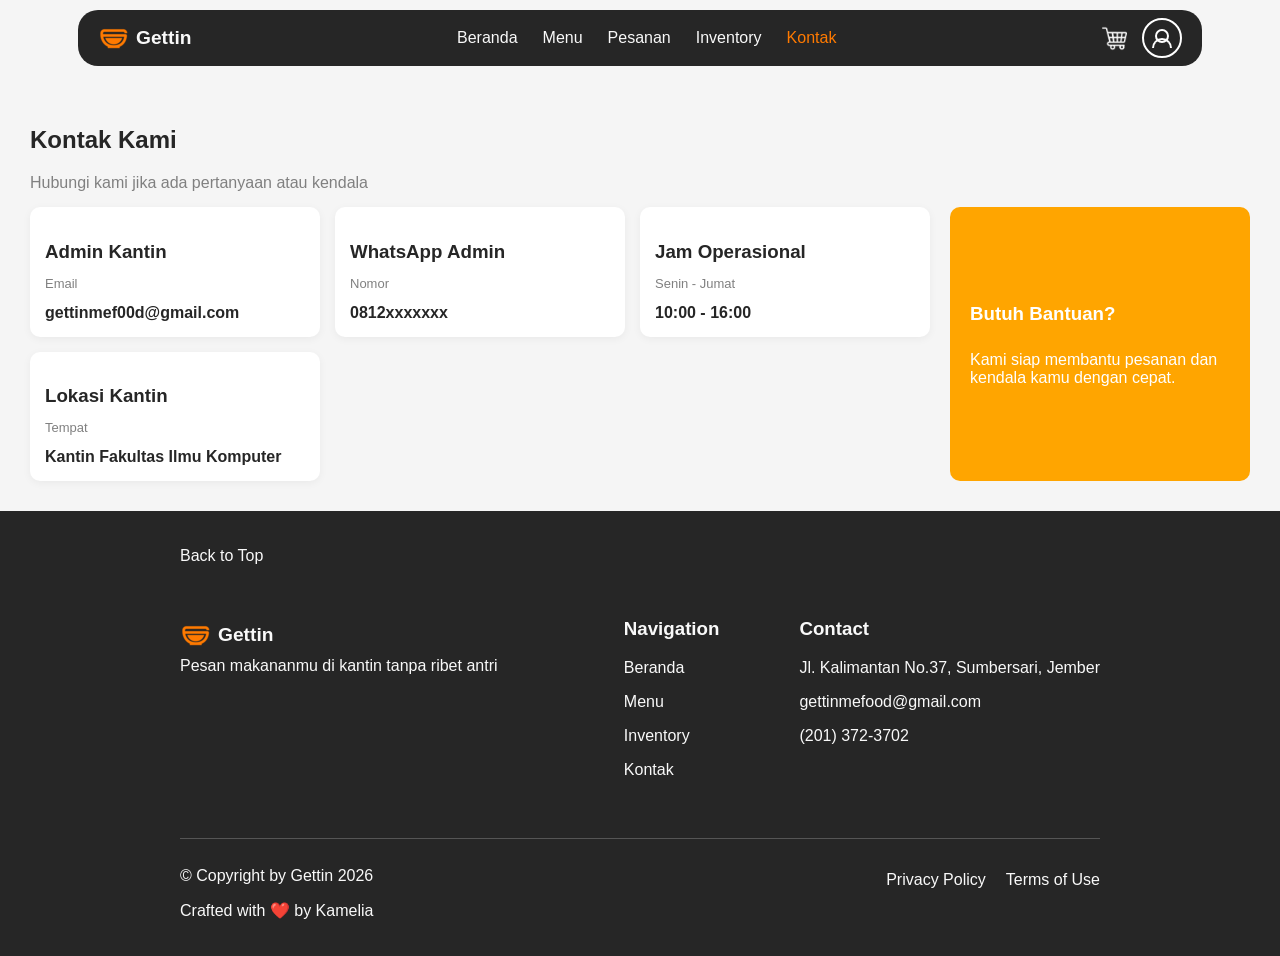
<file: tugas3/kontak.html>
<!DOCTYPE html>
<html lang="id">
<head>
    <meta charset="UTF-8">
    <meta name="author" content="Kamelia">
    <meta name="description" content="This is the contact of Gettin">
    <meta name="viewport" content="width=device-width, initial-scale=1.0">
    <title>Kontak - Gettin</title>
    <link rel="icon" href="gettin-icon.ico" type="image/x-icon">
    <link rel="stylesheet" href="style.css">
    <script src="app.js" defer></script>
</head>
<body>
    <header>
        <nav class="navbar">
            <div class="logo">
                <img src="gettin-icon.ico" alt="Gettin Logo">
                <p>Gettin</p>
            </div>

            <ul class="menu">
                <li><a href="index.html">Beranda</a></li>
                <li><a href="menu.html">Menu</a></li>
                <li><a href="pesanan.html">Pesanan</a></li>
                <li><a href="inventory.html">Inventory</a></li>
                <li class="active"><a href="kontak.html">Kontak</a></li>
            </ul>

            <div class="actions">
                <a href="keranjang.html" class="cart-link" aria-label="Keranjang">
                    <img src="shopping-cart.ico" alt="keranjang" width="25">
                    <span class="cart-badge" data-cart-count>0</span>
                </a>
                <a href="inventory.html" class="profile-link" aria-label="Profil admin"><span class="profile-icon"></span></a>
            </div>
        </nav>
    </header>

    <main class="contact-page">
        <h2>Kontak Kami</h2>
        <p class="subtitle-kontak">Hubungi kami jika ada pertanyaan atau kendala</p>

        <div class="contact-container">
            <div class="contact-info">
                <div class="contact-card">
                    <h3>Admin Kantin</h3>
                    <p>Email</p>
                    <span>gettinmef00d@gmail.com</span>
                </div>

                <div class="contact-card">
                    <h3>WhatsApp Admin</h3>
                    <p>Nomor</p>
                    <span>0812xxxxxxx</span>
                </div>

                <div class="contact-card">
                    <h3>Jam Operasional</h3>
                    <p>Senin - Jumat</p>
                    <span>10:00 - 16:00</span>
                </div>

                <div class="contact-card">
                    <h3>Lokasi Kantin</h3>
                    <p>Tempat</p>
                    <span>Kantin Fakultas Ilmu Komputer</span>
                </div>
            </div>

            <div class="contact-visual">
                <h3>Butuh Bantuan?</h3>
                <p>Kami siap membantu pesanan dan kendala kamu dengan cepat.</p>
            </div>
        </div>
    </main>

    <footer class="footer">
        <p><a href="#">Back to Top</a></p><br>
        <div class="footer-top">
            <div class="footer-brand">
                <div class="logo">
                    <img src="gettin-icon.ico" alt="Gettin Logo">
                    <p>Gettin</p>
                </div>
                <p>Pesan makananmu di kantin tanpa ribet antri</p>
            </div>

            <div class="footer-topright">
                <div class="footer-nav">
                    <h3>Navigation</h3>
                    <a href="index.html">Beranda</a>
                    <a href="menu.html">Menu</a>
                    <a href="inventory.html">Inventory</a>
                    <a href="kontak.html">Kontak</a>
                </div>

                <div class="footer-contact">
                    <h3>Contact</h3>
                    <p>Jl. Kalimantan No.37, Sumbersari, Jember</p>
                    <p>gettinmefood@gmail.com</p>
                    <p>(201) 372-3702</p>
                </div>
            </div>
        </div>
        <br><hr>
        <div class="footer-bottom">
            <p>© Copyright by Gettin 2026</p>
            <div class="footer-links">
                <a href="#">Privacy Policy</a>
                <a href="#">Terms of Use</a>
            </div>
        </div>
        <p class="mysign">Crafted with ❤️ by Kamelia</p>
    </footer>
</body>
</html>
</file>
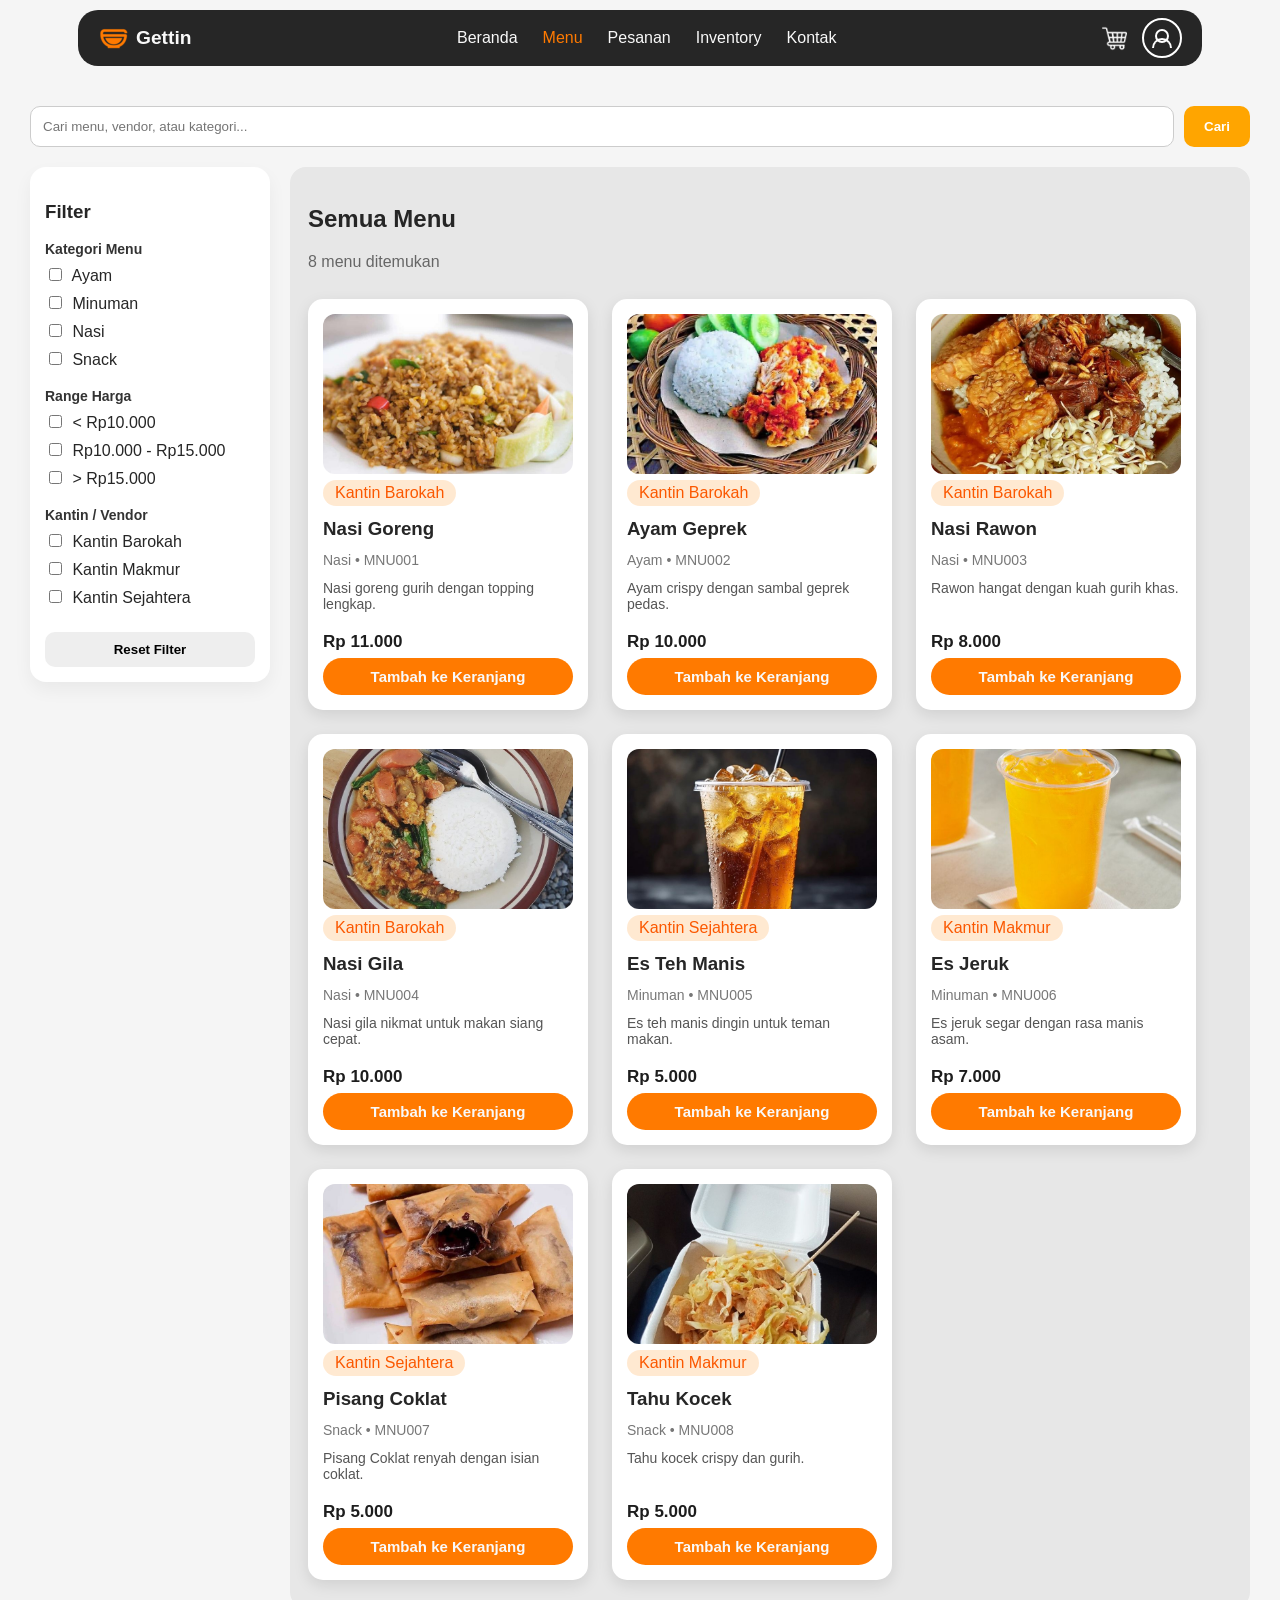
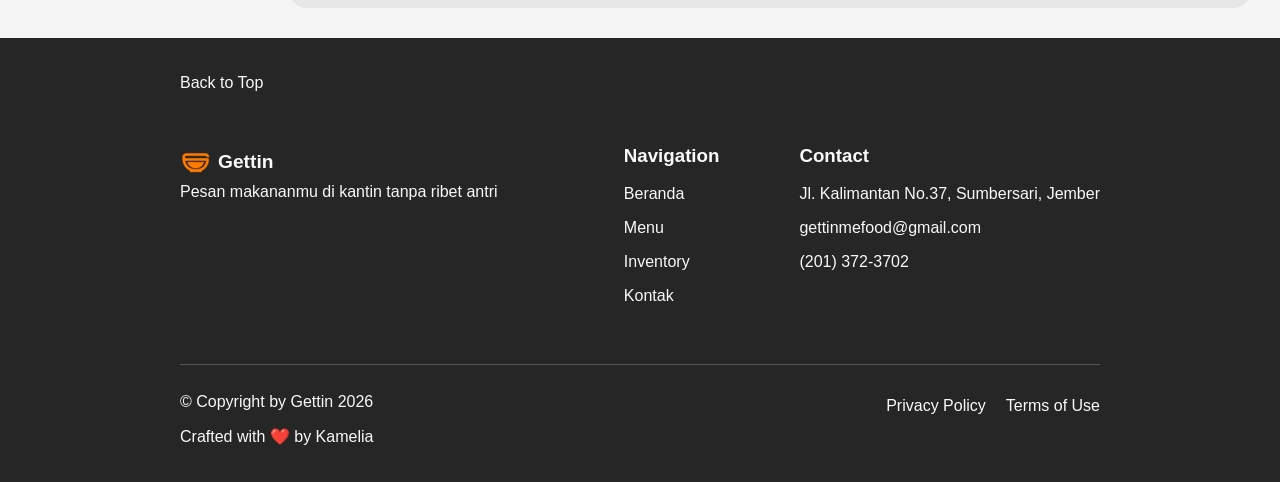
<file: tugas3/menu.html>
<!DOCTYPE html>
<html lang="id">
<head>
    <meta charset="UTF-8">
    <meta name="author" content="Kamelia">
    <meta name="description" content="This is the menu of Gettin">
    <meta name="viewport" content="width=device-width, initial-scale=1.0">
    <title>Gettin</title>
    <link rel="icon" href="gettin-icon.ico" type="image/x-icon">
    <link rel="stylesheet" href="style.css">
    <script src="app.js" defer></script>
</head>
<body>
    <header>
        <nav class="navbar">
            <div class="logo">
                <img src="gettin-icon.ico" alt="Gettin Logo">
                <p>Gettin</p>
            </div>

            <ul class="menu">
                <li><a href="index.html">Beranda</a></li>
                <li class="active"><a href="menu.html">Menu</a></li>
                <li><a href="pesanan.html">Pesanan</a></li>
                <li><a href="inventory.html">Inventory</a></li>
                <li><a href="kontak.html">Kontak</a></li>
            </ul>

            <div class="actions">
                <a href="keranjang.html" class="cart-link" aria-label="Keranjang">
                    <img src="shopping-cart.ico" alt="keranjang" width="25">
                    <span class="cart-badge" data-cart-count>0</span>
                </a>
                <a href="inventory.html" class="profile-link" aria-label="Profil admin"><span class="profile-icon"></span></a>
            </div>
        </nav>
    </header>

    <main class="menu-page">
        <section class="search-section">
            <input type="text" placeholder="Cari menu, vendor, atau kategori..." class="search-input" id="menu-search-input">
            <button class="search-btn" id="menu-search-button" type="button">Cari</button>
        </section>

        <div class="menu-layout">
            <aside class="sidebar">
                <h3>Filter</h3>

                <div class="filter-group">
                    <h4>Kategori Menu</h4>
                    <div id="category-filter-options"></div>
                </div>

                <div class="filter-group">
                    <h4>Range Harga</h4>
                    <label><input type="checkbox" class="price-filter" value="lt10000"> &lt; Rp10.000</label>
                    <label><input type="checkbox" class="price-filter" value="10000to15000"> Rp10.000 - Rp15.000</label>
                    <label><input type="checkbox" class="price-filter" value="gt15000"> &gt; Rp15.000</label>
                </div>

                <div class="filter-group">
                    <h4>Kantin / Vendor</h4>
                    <div id="vendor-filter-options"></div>
                </div>

                <button class="reset-btn" id="reset-filter-button" type="button">Reset Filter</button>
            </aside>

            <section class="menu-content">
                <h2>Semua Menu</h2>
                <p class="result-info" id="result-info">0 menu ditemukan</p>
                <div class="menu-container" id="menu-list"></div>
                <div class="empty-state" id="menu-empty-state" style="display:none;">
                    <h3>Menu tidak ditemukan</h3>
                    <p>Coba ganti kata kunci atau reset filter.</p>
                </div>
            </section>
        </div>
    </main>

    <footer class="footer">
        <p><a href="#">Back to Top</a></p><br>
        <div class="footer-top">
            <div class="footer-brand">
                <div class="logo">
                    <img src="gettin-icon.ico" alt="Gettin Logo">
                    <p>Gettin</p>
                </div>
                <p>Pesan makananmu di kantin tanpa ribet antri</p>
            </div>

            <div class="footer-topright">
                <div class="footer-nav">
                    <h3>Navigation</h3>
                    <a href="index.html">Beranda</a>
                    <a href="menu.html">Menu</a>
                    <a href="inventory.html">Inventory</a>
                    <a href="kontak.html">Kontak</a>
                </div>

                <div class="footer-contact">
                    <h3>Contact</h3>
                    <p>Jl. Kalimantan No.37, Sumbersari, Jember</p>
                    <p>gettinmefood@gmail.com</p>
                    <p>(201) 372-3702</p>
                </div>
            </div>
        </div>
        <br><hr>
        <div class="footer-bottom">
            <p>© Copyright by Gettin 2026</p>
            <div class="footer-links">
                <a href="#">Privacy Policy</a>
                <a href="#">Terms of Use</a>
            </div>
        </div>
        <p class="mysign">Crafted with ❤️ by Kamelia</p>
    </footer>
</body>
</html>
</file>
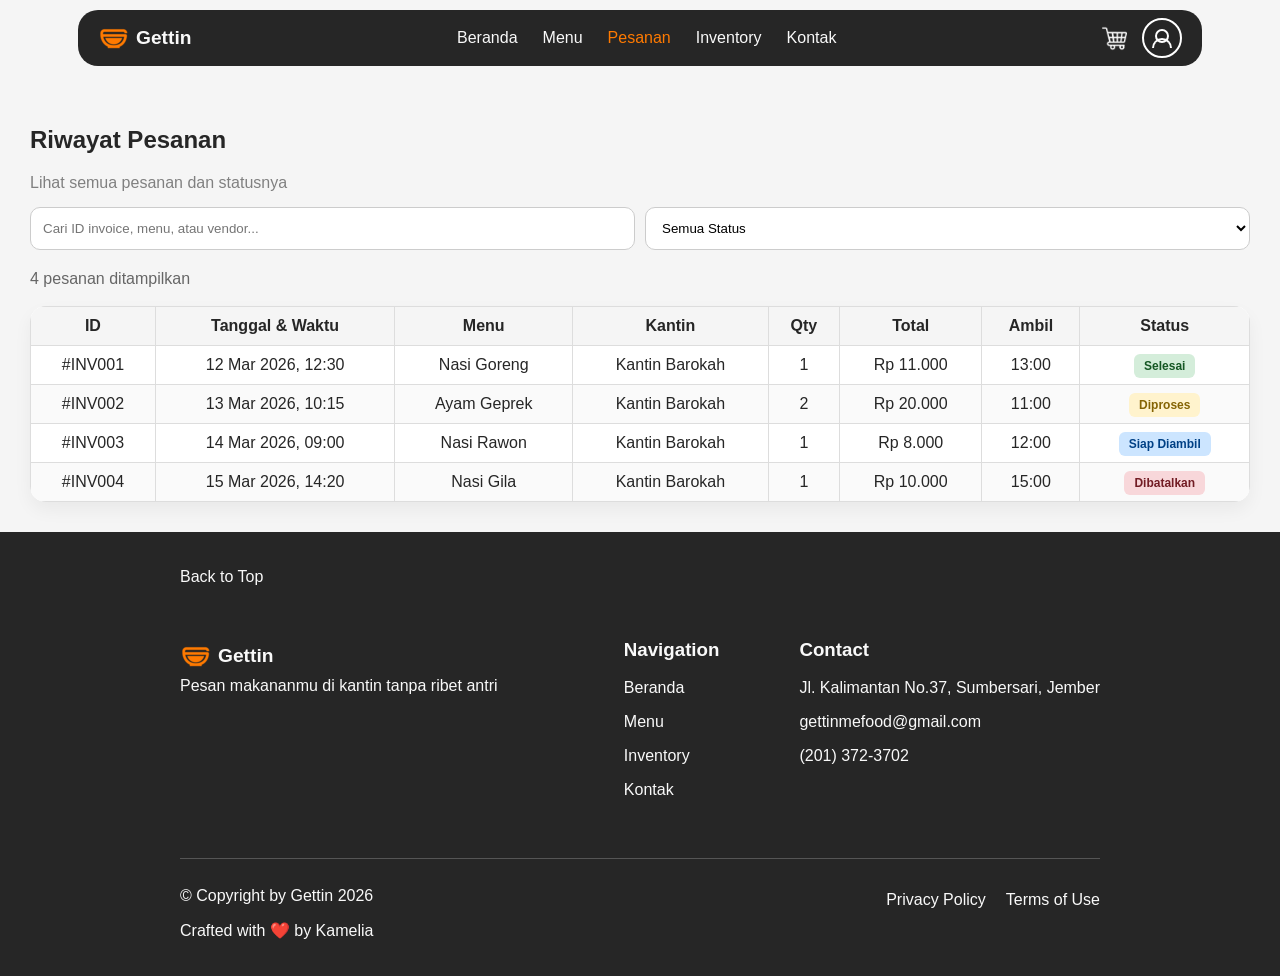
<file: tugas3/pesanan.html>
<!DOCTYPE html>
<html lang="id">
<head>
    <meta charset="UTF-8">
    <meta name="author" content="Kamelia">
    <meta name="description" content="This is the order page of Gettin">
    <meta name="viewport" content="width=device-width, initial-scale=1.0">
    <title>Pesanan - Gettin</title>
    <link rel="icon" href="gettin-icon.ico" type="image/x-icon">
    <link rel="stylesheet" href="style.css">
    <script src="app.js" defer></script>
</head>
<body>
    <header>
        <nav class="navbar">
            <div class="logo">
                <img src="gettin-icon.ico" alt="Gettin Logo">
                <p>Gettin</p>
            </div>

            <ul class="menu">
                <li><a href="index.html">Beranda</a></li>
                <li><a href="menu.html">Menu</a></li>
                <li class="active"><a href="pesanan.html">Pesanan</a></li>
                <li><a href="inventory.html">Inventory</a></li>
                <li><a href="kontak.html">Kontak</a></li>
            </ul>

            <div class="actions">
                <a href="keranjang.html" class="cart-link" aria-label="Keranjang">
                    <img src="shopping-cart.ico" alt="keranjang" width="25">
                    <span class="cart-badge" data-cart-count>0</span>
                </a>
                <a href="inventory.html" class="profile-link" aria-label="Profil admin"><span class="profile-icon"></span></a>
            </div>
        </nav>
    </header>

    <main class="order-page">
        <h2>Riwayat Pesanan</h2>
        <p class="subtitle">Lihat semua pesanan dan statusnya</p>

        <section class="filter-bar">
            <input type="text" placeholder="Cari ID invoice, menu, atau vendor..." class="search-input" id="order-search-input">

            <select class="filter-select" id="order-status-filter">
                <option>Semua Status</option>
                <option>Diproses</option>
                <option>Siap Diambil</option>
                <option>Selesai</option>
                <option>Dibatalkan</option>
            </select>
        </section>

        <p class="result-info" id="order-result-info">0 pesanan ditampilkan</p>

        <div class="table-container">
            <table class="order-table">
                <thead>
                    <tr>
                        <th>ID</th>
                        <th>Tanggal &amp; Waktu</th>
                        <th>Menu</th>
                        <th>Kantin</th>
                        <th>Qty</th>
                        <th>Total</th>
                        <th>Ambil</th>
                        <th>Status</th>
                    </tr>
                </thead>
                <tbody id="order-table-body"></tbody>
            </table>
        </div>
    </main>

    <footer class="footer">
        <p><a href="#">Back to Top</a></p><br>
        <div class="footer-top">
            <div class="footer-brand">
                <div class="logo">
                    <img src="gettin-icon.ico" alt="Gettin Logo">
                    <p>Gettin</p>
                </div>
                <p>Pesan makananmu di kantin tanpa ribet antri</p>
            </div>

            <div class="footer-topright">
                <div class="footer-nav">
                    <h3>Navigation</h3>
                    <a href="index.html">Beranda</a>
                    <a href="menu.html">Menu</a>
                    <a href="inventory.html">Inventory</a>
                    <a href="kontak.html">Kontak</a>
                </div>

                <div class="footer-contact">
                    <h3>Contact</h3>
                    <p>Jl. Kalimantan No.37, Sumbersari, Jember</p>
                    <p>gettinmefood@gmail.com</p>
                    <p>(201) 372-3702</p>
                </div>
            </div>
        </div>
        <br><hr>
        <div class="footer-bottom">
            <p>© Copyright by Gettin 2026</p>
            <div class="footer-links">
                <a href="#">Privacy Policy</a>
                <a href="#">Terms of Use</a>
            </div>
        </div>
        <p class="mysign">Crafted with ❤️ by Kamelia</p>
    </footer>
</body>
</html>
</file>
<file: tugas2_week3/style.css>
* {
    font-family: 'Inter', sans-serif;
    transition: all 0.3s ease;
}

@keyframes fadeSlideUp {
    0% {
        opacity: 0;
        transform: translateY(40px);
    }
    100% {
        opacity: 1;
        transform: translateY(0);
    }
}

header {
    color: #f9f9f9;
    background-color: #262626;
    border-radius: 20px;
    margin: 10px 20px;
    padding: 3px 20px;
    position: sticky;
    top: 0;
    z-index: 1000;
    transition: all 0.35s ease;
    overflow: hidden;
}

.navbar {
    display: flex;
    align-items: center;
    justify-content: space-between;
}

.logo {
    font-size: larger;
    font-weight: bold;
    display: flex;
    align-items: center;
    gap: 3px;
}

.menu {
    list-style: none;
    display: none; 
    gap: 25px;
}

.menu li a {
    text-decoration: none;
    color: #F9F9F9;
    transition: 0.3s;
}

.menu li a:hover {
    color: darkgrey;
}

.menu li.active a {
    color: #FF7A00;
}

.actions {
    display: flex;
    align-items: center;
    gap: 15px;
}

.cart {
    cursor: pointer;
}

.btn {
    font-size: 15px;
    background: #FF7A00;
    border: none;
    padding: 8px 18px;
    border-radius: 20px;
    color: #F9F9F9;
    cursor: pointer;
    font-weight: bold;
}

.btn:hover {
    opacity: 0.8;
}


.hero {
    font-size: 16px;
    padding: 40px 20px;
    background: linear-gradient(#ffffff, hsla(36, 86%, 60%, 0.644));
    display: flex;
    justify-content: center;
    align-items: center;
    text-align: center;
}

.hero h2 {
    font-size: 25px; 
}


.hero .overlay {
    background: linear-gradient(hsl(32, 90%, 12%, 0.8), hsl(0, 0%, 15%, 0.8));
    color: #ffffff;
    padding: 30px;
    border-radius: 10px;
    text-align: center;
    margin: 20px;
    
    animation: fadeSlideUp 1s ease-out forwards; 
}

.menu-populer {
    background-color: #262626;
    padding: 10px 20px 40px;
}

.menu-populer h2 {
    color: white;
}

.menu-container {
    display: grid;
    grid-template-columns: repeat(auto-fit, minmax(150px, 1fr));
    gap: 20px;
    padding: 10px;
    justify-content: center;
}

.card {
    display: flex;
    flex-direction: column;
    align-items: center;
    background: white;
    border-radius: 15px;
    padding: 15px;
    box-shadow: 0 5px 15px rgba(0,0,0,0.1);
    
    transition: transform 0.3s ease, box-shadow 0.3s ease, background-color 0.3s ease;
}

.card:hover {
    transform: translateY(-8px);
    box-shadow: 0 12px 20px rgba(0,0,0,0.15);
    background-color: #fafafa;
}

.card p:not(.nama-kantin) {
    margin: 5px;
}

.card img {
    width: 120px;
    height: 120px;
}

.nama-kantin {
    color: #FB5800;
    background-color: hsl(32, 100%, 50%, 0.35);
    border-radius: 20px;
    display: inline-block;
    padding: 2px 12px;
    text-align: left;
    margin-right: auto;
}

.cara-kerja {
    background-color: #e7e7e7;
    padding: 20px 20px 40px;
    justify-content: center;
    align-items: center;
}

.cara {
    background-color: white;
    border-radius: 20px;
    align-items: center;
    display: flex;
    flex-direction: column;
    gap: 20px;
    padding: 20px;
}

.list-cara {
    padding: 0px;
    width: 100%;
    flex: 1;
}

footer {
    margin: 0px;
    padding: 30px 20px;
    color: #F9F9F9;
    background-color: #262626;
}

.footer-top {
    display: flex;
    flex-direction: column; 
    gap: 40px;
    flex-wrap: wrap;
}

.footer-topright {
    display: flex;
    justify-content: space-between;
    gap: 40px;
    flex-wrap: wrap;
}

.footer-brand p {
    margin-block-start: 0.3em;
    margin-block-end: 0.3em;
}

.footer .logo {
    margin-block-start: 1em;
}

.footer-nav a {
    display: block;
    margin-block-start: 1em;
    margin-block-end: 1em;
}

.footer h2, 
.footer h3 {
    color: #F9F9F9;
}

.footer a {
    color: #F9F9F9;
    text-decoration: none;
    margin-top: 8px;
}

.footer a:hover {
    color: darkgray;
}

.footer hr {
    margin: 25px 0 12px;
    border: 0;
    border-top: 1px solid #555;
}

.footer-bottom {
    display: flex;
    flex-direction: column; 
    align-items: center;
    flex-wrap: wrap;
    gap: 15px;
}

.footer-links {
    display: flex;
    gap: 20px;
}

.mysign {
    margin-top: 20px;
    text-align: center;
}

.menu-page, .order-page, .contact-page {
    padding: 15px;
}

.search-section {
    display: flex;
    gap: 10px;
    margin-bottom: 20px;
}

.search-input {
    flex: 1;
    padding: 10px;
    border: 1px solid #ccc;
    border-radius: 8px;
    transition: 0.3s;
}

.search-input:focus {
    border-color: orange;
    outline: none;
    box-shadow: 0 0 5px rgba(255,165,0,0.5);
}

.search-btn {
    padding: 10px 20px;
    background: orange;
    border: none;
    border-radius: 8px;
    color: white;
    cursor: pointer;
}

.menu-layout {
    display: flex;
    flex-direction: column;
    gap: 20px;
}

.sidebar {
    width: 100%;
    background: #fff;
    padding: 15px;
    border-radius: 10px;
    height: fit-content;
}

.sidebar h3 {
    margin-bottom: 10px;
}

.sidebar label {
    display: block;
    margin-bottom: 8px;
    cursor: pointer;
}

.sidebar input[type="checkbox"] {
    accent-color: orange;
    margin-right: 6px;
}

.menu-content {
    flex: 1;
    background: #E7E7E7;
}

.filter-group {
    margin-bottom: 15px;
}

.filter-group h4 {
    font-size: 14px;
    margin-bottom: 8px;
    color: #333;
}

.reset-btn {
    margin-top: 10px;
    padding: 8px;
    width: 100%;
    border: none;
    background: #eee;
    border-radius: 6px;
    cursor: pointer;
}

.reset-btn:hover {
    background: #ddd;
}

.subtitle, .subtitle-kontak {
    color: gray;
    margin-bottom: 15px;
}

.filter-bar {
    display: flex;
    flex-direction: column;
    gap: 10px;
    margin-bottom: 20px;
}

.filter-select {
    padding: 8px;
    border-radius: 6px;
    border: 1px solid #ccc;
}

.table-container {
    overflow-x: auto;
}

.order-table {
    width: 100%;
    border-collapse: collapse;
    background: white;
}

.order-table th,
.order-table td {
    border: 1px solid #ddd;
    padding: 10px;
    text-align: center;
}

.order-table th {
    background: #f5f5f5;
}

.order-table tbody tr:nth-child(even) {
    background-color: #fafafa;
}

.status {
    padding: 5px 10px;
    border-radius: 6px;
    font-size: 12px;
    font-weight: bold;
}

.status.selesai { background: #d4edda; color: #155724; }
.status.proses { background: #fff3cd; color: #856404; }
.status.siap { background: #cce5ff; color: #004085; }
.status.batal { background: #f8d7da; color: #721c24; }

.contact-container {
    display: flex;
    flex-direction: column;
    gap: 20px;
    flex-wrap: wrap;
}

.contact-info {
    flex: 1;
    display: grid;
    grid-template-columns: repeat(auto-fit, minmax(220px, 1fr));
    gap: 15px;
}

.contact-card {
    background: #fff;
    padding: 15px;
    border-radius: 10px;
    box-shadow: 0 2px 8px rgba(0,0,0,0.05);
    transition: 0.2s;
}

.contact-card:hover {
    transform: translateY(-3px);
}

.contact-card h3 {
    margin-bottom: 5px;
}

.contact-card p {
    font-size: 13px;
    color: gray;
}

.contact-card span {
    font-weight: bold;
}

.contact-visual {
    width: 100%;
    background: orange;
    color: white;
    padding: 20px;
    border-radius: 10px;
    display: flex;
    flex-direction: column;
    justify-content: center;
    box-sizing: border-box;
}

.contact-visual h3 {
    margin-bottom: 10px;
}


@media (min-width: 768px) {
    header {
        margin: 10px 78px;
    }

    .menu {
        display: flex;
    }

    .hero {
        font-size: 20px;
        padding: 80px 100px;
    }

    .hero h2 {
        font-size: revert;
    }

    .menu-populer {
        padding: 10px 100px 40px;
    }

    .menu-container {
        grid-template-columns: repeat(auto-fit, minmax(200px, 200px));
        gap: 30px;
    }

    .card img {
        width: 150px;
        height: 150px;
    }

    .cara-kerja {
        padding: 20px 100px 80px;
    }

    footer {
        padding: 20px 100px;
    }

    .footer-top {
        flex-direction: row;
        justify-content: space-between;
    }

    .footer-topright {
        gap: 80px;
    }

    .footer-bottom {
        flex-direction: row;
        justify-content: space-between;
    }

    .mysign {
        margin-top: 0;
        text-align: left;
    }

    .menu-page, .order-page, .contact-page {
        padding: 30px;
    }

    .menu-layout {
        flex-direction: row;
    }

    .sidebar {
        width: 200px;
    }

    .filter-bar {
        flex-direction: row;
    }

    .contact-container {
        flex-direction: row;
    }

    .contact-visual {
        width: 300px;
    }
}

@media (min-width: 1070px) {
    .hero {
        padding: 80px 180px;
    }

    .menu-populer {
        padding: 10px 180px 40px;
    }

    .cara-kerja {
        padding: 20px 180px 80px;
    }

    .cara {
        flex-direction: row;
    }

    .list-cara {
        padding: 40px 40px 40px 60px;
        width: 400px;
    }
}
</file>
<file: tugas3/style.css>
* {
    box-sizing: border-box;
    font-family: 'Inter', sans-serif;
    transition: all 0.3s ease;
}

body {
    margin: 0;
    background: #f5f5f5;
    color: #262626;
}

img {
    max-width: 100%;
}

@keyframes fadeSlideUp {
    0% {
        opacity: 0;
        transform: translateY(40px);
    }
    100% {
        opacity: 1;
        transform: translateY(0);
    }
}

header {
    color: #f9f9f9;
    background-color: #262626;
    border-radius: 20px;
    margin: 10px 20px;
    padding: 3px 20px;
    position: sticky;
    top: 0;
    z-index: 1000;
    overflow: hidden;
}

.navbar {
    display: flex;
    align-items: center;
    justify-content: space-between;
    gap: 16px;
}

.logo {
    font-size: larger;
    font-weight: bold;
    display: flex;
    align-items: center;
    gap: 6px;
}

.logo p {
    margin: 0;
}

.menu {
    list-style: none;
    display: none;
    gap: 25px;
    padding: 0;
}

.menu li a {
    text-decoration: none;
    color: #F9F9F9;
}

.menu li a:hover {
    color: darkgrey;
}

.menu li.active a {
    color: #FF7A00;
}

.actions {
    display: flex;
    align-items: center;
    gap: 15px;
}

.cart-link {
    position: relative;
    display: inline-flex;
    align-items: center;
    justify-content: center;
    text-decoration: none;
}

.cart-badge {
    position: absolute;
    top: -7px;
    right: -8px;
    min-width: 18px;
    height: 18px;
    padding: 0 5px;
    border-radius: 999px;
    background: #FF7A00;
    color: #fff;
    font-size: 11px;
    font-weight: 700;
    align-items: center;
    justify-content: center;
    display: none;
}

.btn,
.search-btn,
.reset-btn,
.link-btn,
.remove-btn,
.checkout-btn,
.clear-btn,
.qty-control button {
    border: none;
    cursor: pointer;
    font-weight: bold;
}

.btn,
.link-btn,
.checkout-btn {
    font-size: 15px;
    background: #FF7A00;
    padding: 10px 18px;
    border-radius: 20px;
    color: #F9F9F9;
    text-decoration: none;
    display: inline-flex;
    align-items: center;
    justify-content: center;
}

.btn:hover,
.search-btn:hover,
.checkout-btn:hover,
.clear-btn:hover,
.remove-btn:hover {
    opacity: 0.88;
}

.hero {
    min-height: 350px;
    padding: 60px 20px;

    background: 
        linear-gradient(rgba(0,0,0,0.55), rgba(0,0,0,0.55)),
        url('img/nasi-goreng.jpg');

    background-size: cover;
    background-position: center;
    background-repeat: no-repeat;

    display: flex;
    justify-content: center;
    align-items: center;
    text-align: center;
}

.hero h2 {
    font-size: 25px;
}

.hero .overlay {
    background: linear-gradient(hsl(32, 90%, 12%, 0.8), hsl(0, 0%, 15%, 0.8));
    color: #ffffff;
    padding: 30px;
    border-radius: 10px;
    text-align: center;
    margin: 20px;
    animation: fadeSlideUp 1s ease-out forwards;
}

.hero-actions {
    margin-top: 18px;
}

.stats-section {
    padding: 10px 20px 30px;
    background: #fff;
}

.stats-section h2 {
    margin-bottom: 14px;
}

.stats-grid {
    display: grid;
    grid-template-columns: repeat(auto-fit, minmax(170px, 1fr));
    gap: 16px;
}

.stat-card {
    background: linear-gradient(145deg, #fff8f1, #ffffff);
    border: 1px solid #ffe0c1;
    border-radius: 18px;
    padding: 20px;
    box-shadow: 0 8px 18px rgba(0, 0, 0, 0.05);
}

.stat-value {
    font-size: 28px;
    font-weight: 800;
    color: #FF7A00;
    margin: 0 0 8px;
}

.stat-label {
    margin: 0;
    color: #666;
}

.menu-populer {
    background-color: #262626;
    padding: 10px 20px 40px;
}

.menu-populer h2 {
    color: white;
}

.menu-container {
    display: grid;
    grid-template-columns: repeat(auto-fill, minmax(280px, 280px));
    gap: 20px;
    padding: 10px 0;
    justify-content: start;
}

.card {
    display: flex;
    flex-direction: column;
    align-items: flex-start;
    background: white;
    border-radius: 15px;
    padding: 15px;
    box-shadow: 0 5px 15px rgba(0,0,0,0.1);
}

.card:hover {
    transform: translateY(-8px);
    box-shadow: 0 12px 20px rgba(0,0,0,0.15);
    background-color: #fafafa;
}

.card h3,
.card p {
    margin-top: 6px;
    margin-bottom: 6px;
}

.card img {
    width: 100%;
    height: 160px;
    object-fit: cover;
    border-radius: 12px;
    background: #f3f3f3;
}

.nama-kantin {
    color: #FB5800;
    background-color: hsl(32, 100%, 50%, 0.18);
    border-radius: 20px;
    display: inline-block;
    padding: 4px 12px;
    text-align: left;
    margin-top: 12px;
}

.menu-category {
    color: #777;
    font-size: 14px;
}

.menu-description {
    color: #555;
    font-size: 14px;
    min-height: 40px;
}

.menu-price {
    font-weight: 700;
    font-size: 17px;
    color: #1d1d1d;
}

.add-cart-btn {
    width: 100%;
    margin-top: auto;
}

.cara-kerja {
    background-color: #e7e7e7;
    padding: 20px 20px 40px;
    justify-content: center;
    align-items: center;
}

.cara {
    background-color: white;
    border-radius: 20px;
    align-items: center;
    display: flex;
    flex-direction: column;
    gap: 20px;
    padding: 20px;
}

.list-cara {
    padding: 0;
    width: 100%;
    flex: 1;
}

footer {
    margin: 0;
    padding: 30px 20px;
    color: #F9F9F9;
    background-color: #262626;
}

.footer-top {
    display: flex;
    flex-direction: column;
    gap: 40px;
    flex-wrap: wrap;
}

.footer-topright {
    display: flex;
    justify-content: space-between;
    gap: 40px;
    flex-wrap: wrap;
}

.footer-brand p {
    margin-block-start: 0.3em;
    margin-block-end: 0.3em;
}

.footer .logo {
    margin-block-start: 1em;
}

.footer-nav a {
    display: block;
    margin-block-start: 1em;
    margin-block-end: 1em;
}

.footer h2,
.footer h3 {
    color: #F9F9F9;
}

.footer a {
    color: #F9F9F9;
    text-decoration: none;
    margin-top: 8px;
}

.footer a:hover {
    color: darkgray;
}

.footer hr {
    margin: 25px 0 12px;
    border: 0;
    border-top: 1px solid #555;
}

.footer-bottom {
    display: flex;
    flex-direction: column;
    align-items: center;
    flex-wrap: wrap;
    gap: 15px;
}

.footer-links {
    display: flex;
    gap: 20px;
}

.mysign {
    margin-top: 20px;
    text-align: center;
}

.menu-page,
.order-page,
.contact-page,
.cart-page,
.inventory-page {
    padding: 15px;
}

.search-section,
.filter-bar {
    display: flex;
    flex-direction: column;
    gap: 10px;
    margin-bottom: 20px;
}

.search-input,
.filter-select,
.pickup-input,
.inventory-input,
.inventory-select,
.inventory-textarea {
    flex: 1;
    width: 100%;
    max-width: 100%;
    min-width: 0;
    padding: 12px;
    border: 1px solid #ccc;
    border-radius: 10px;
    background: #fff;
}

.search-input:focus,
.filter-select:focus,
.pickup-input:focus,
.inventory-input:focus,
.inventory-select:focus,
.inventory-textarea:focus {
    border-color: orange;
    outline: none;
    box-shadow: 0 0 5px rgba(255,165,0,0.5);
}

.search-btn {
    padding: 10px 20px;
    background: orange;
    border-radius: 10px;
    color: white;
}

.menu-layout {
    display: flex;
    flex-direction: column;
    gap: 20px;
}

.sidebar {
    width: 100%;
    background: #fff;
    padding: 15px;
    border-radius: 16px;
    height: fit-content;
    box-shadow: 0 8px 18px rgba(0, 0, 0, 0.05);
}

.sidebar h3 {
    margin-bottom: 10px;
}

.sidebar label {
    display: block;
    margin-bottom: 8px;
    cursor: pointer;
}

.sidebar input[type="checkbox"] {
    accent-color: orange;
    margin-right: 6px;
}

.menu-content {
    flex: 1;
    background: #E7E7E7;
    padding: 18px;
    border-radius: 16px;
}

.filter-group {
    margin-bottom: 15px;
}

.filter-group h4 {
    font-size: 14px;
    margin-bottom: 8px;
    color: #333;
}

.reset-btn,
.clear-btn,
.remove-btn {
    margin-top: 10px;
    padding: 10px 14px;
    border-radius: 10px;
}

.reset-btn,
.clear-btn {
    width: 100%;
    background: #eee;
}

.remove-btn {
    background: #ffe3e3;
    color: #b00020;
}

.subtitle,
.subtitle-kontak {
    color: gray;
    margin-bottom: 15px;
}

.result-info {
    margin: 6px 0 18px;
    color: #666;
}

.empty-state {
    background: #fff;
    border-radius: 16px;
    padding: 28px;
    text-align: center;
    box-shadow: 0 8px 18px rgba(0,0,0,0.05);
}

.table-container {
    overflow-x: auto;
    background: #fff;
    border-radius: 16px;
    box-shadow: 0 8px 18px rgba(0,0,0,0.05);
}

.order-table {
    width: 100%;
    border-collapse: collapse;
    background: white;
}

.order-table th,
.order-table td {
    border: 1px solid #ddd;
    padding: 10px;
    text-align: center;
}

.order-table th {
    background: #f5f5f5;
}

.order-table tbody tr:nth-child(even) {
    background-color: #fafafa;
}

.status {
    padding: 5px 10px;
    border-radius: 6px;
    font-size: 12px;
    font-weight: bold;
}

.status.selesai {
    background: #d4edda;
    color: #155724;
}

.status.proses {
    background: #fff3cd;
    color: #856404;
}

.status.siap {
    background: #cce5ff;
    color: #004085;
}

.status.batal {
    background: #f8d7da;
    color: #721c24;
}

.cart-layout {
    display: grid;
    grid-template-columns: 1fr;
    gap: 20px;
}

.cart-items,
.cart-summary {
    background: #fff;
    border-radius: 16px;
    padding: 18px;
    box-shadow: 0 8px 18px rgba(0,0,0,0.05);
}

.cart-item {
    display: grid;
    grid-template-columns: 90px 1fr;
    gap: 16px;
    padding: 16px 0;
    border-bottom: 1px solid #ececec;
}

.cart-item:last-child {
    border-bottom: none;
}

.cart-item img {
    width: 90px;
    height: 90px;
    object-fit: cover;
    border-radius: 12px;
}

.cart-item-info h3,
.cart-item-info p {
    margin: 4px 0;
}

.cart-item-actions {
    display: flex;
    flex-direction: column;
    gap: 10px;
    align-items: flex-start;
}

.qty-control {
    display: inline-flex;
    align-items: center;
    gap: 10px;
    background: #f4f4f4;
    border-radius: 999px;
    padding: 6px 10px;
}

.qty-control button {
    width: 28px;
    height: 28px;
    border-radius: 50%;
    background: #FF7A00;
    color: #fff;
}

.summary-row {
    display: flex;
    justify-content: space-between;
    gap: 10px;
    margin: 12px 0;
}

.summary-row.total {
    font-size: 20px;
    font-weight: 800;
    color: #FF7A00;
}

.summary-actions {
    display: flex;
    flex-direction: column;
    gap: 10px;
    margin-top: 18px;
}

.checkout-btn:disabled {
    background: #c9c9c9;
    cursor: not-allowed;
}

.contact-container {
    display: flex;
    flex-direction: column;
    gap: 20px;
    flex-wrap: wrap;
}

.contact-info {
    flex: 1;
    display: grid;
    grid-template-columns: repeat(auto-fit, minmax(220px, 1fr));
    gap: 15px;
}

.contact-card {
    background: #fff;
    padding: 15px;
    border-radius: 10px;
    box-shadow: 0 2px 8px rgba(0,0,0,0.05);
}

.contact-card:hover {
    transform: translateY(-3px);
}

.contact-card h3 {
    margin-bottom: 5px;
}

.contact-card p {
    font-size: 13px;
    color: gray;
}

.contact-card span {
    font-weight: bold;
}

.contact-visual {
    width: 100%;
    background: orange;
    color: white;
    padding: 20px;
    border-radius: 10px;
    display: flex;
    flex-direction: column;
    justify-content: center;
}

.contact-visual h3 {
    margin-bottom: 10px;
}

.toast-message {
    position: fixed;
    right: 20px;
    bottom: 20px;
    background: #262626;
    color: #fff;
    padding: 12px 16px;
    border-radius: 12px;
    box-shadow: 0 10px 20px rgba(0,0,0,0.2);
    opacity: 0;
    transform: translateY(12px);
    pointer-events: none;
    z-index: 2000;
}

.toast-message.show {
    opacity: 1;
    transform: translateY(0);
}

.profile-link {
    width: 40px;
    height: 40px;
    border-radius: 50%;
    border: 2px solid #fff;
    display: inline-flex;
    align-items: center;
    justify-content: center;
    text-decoration: none;
    flex-shrink: 0;
}

.profile-icon {
    position: relative;
    width: 18px;
    height: 18px;
    display: inline-block;
}

.profile-icon::before,
.profile-icon::after {
    content: "";
    position: absolute;
    left: 50%;
    transform: translateX(-50%);
    border: 2px solid #fff;
}

.profile-icon::before {
    width: 10px;
    height: 10px;
    border-radius: 50%;
    top: 0;
}

.profile-icon::after {
    width: 16px;
    height: 8px;
    border-top-left-radius: 10px;
    border-top-right-radius: 10px;
    border-bottom: none;
    bottom: -1px;
}

.inventory-hero {
    background: linear-gradient(135deg, #fff8f1, #ffffff);
    border-radius: 18px;
    padding: 20px;
    margin-bottom: 18px;
    box-shadow: 0 8px 18px rgba(0,0,0,0.05);
}

.inventory-stats-wrap {
    border-radius: 18px;
    margin-bottom: 18px;
}

.inventory-layout {
    display: grid;
    grid-template-columns: 1fr;
    gap: 20px;
}

.inventory-form-card,
.inventory-table-card {
    background: #fff;
    border-radius: 18px;
    padding: 18px;
    box-shadow: 0 8px 18px rgba(0,0,0,0.05);
    overflow: hidden;
    min-width: 0;
}

.inventory-form-grid {
    display: grid;
    grid-template-columns: 1fr;
    gap: 14px;
    width: 100%;
}

.inventory-form-grid > * {
    min-width: 0;
}

.inventory-form-grid label {
    display: block;
    margin-bottom: 6px;
    font-weight: 600;
}

.inventory-textarea {
    min-height: 110px;
    resize: vertical;
}

.full-width {
    grid-column: 1 / -1;
}

.inventory-checks {
    display: flex;
    flex-direction: column;
    gap: 10px;
    width: 100%;
}

.inventory-checks label {
    display: inline-flex;
    align-items: center;
    gap: 8px;
    margin-bottom: 0;
    font-weight: 500;
    min-width: 0;
}

.inventory-checks input[type="checkbox"] {
    width: auto;
    min-width: auto;
    flex: 0 0 auto;
    margin: 0;
    accent-color: #FF7A00;
}

.inventory-form-actions {
    display: flex;
    flex-wrap: wrap;
    gap: 12px;
}

.form-error {
    color: #b00020;
    min-height: 20px;
}

.inventory-toolbar {
    margin-bottom: 10px;
}

.inventory-actions-inline {
    display: flex;
    gap: 8px;
    flex-wrap: wrap;
}

.inventory-small-btn {
    margin-top: 0;
    width: auto;
    padding: 8px 12px;
}

@media (min-width: 768px) {
    header {
        margin: 10px 78px;
    }

    .menu {
        display: flex;
    }

    .hero {
        font-size: 20px;
        padding: 80px 100px;
    }

    .hero h2 {
        font-size: revert;
    }

    .stats-section,
    .menu-populer,
    .cara-kerja {
        padding-left: 100px;
        padding-right: 100px;
    }

    .menu-populer {
        padding-bottom: 40px;
    }

    .cara-kerja {
        padding-bottom: 80px;
    }

    .menu-container {
    grid-template-columns: repeat(auto-fill, minmax(280px, 280px));
    gap: 24px;
    justify-content: start;
    }

    footer {
        padding: 20px 100px;
    }

    .footer-top {
        flex-direction: row;
        justify-content: space-between;
    }

    .footer-topright {
        gap: 80px;
    }

    .footer-bottom {
        flex-direction: row;
        justify-content: space-between;
    }

    .mysign {
        margin-top: 0;
        text-align: left;
    }

    .menu-page,
    .order-page,
    .contact-page,
    .cart-page,
    .inventory-page {
        padding: 30px;
    }

    .search-section,
    .filter-bar {
        flex-direction: row;
    }

    .menu-layout {
        flex-direction: row;
    }

    .sidebar {
        width: 240px;
    }

    .contact-container {
        flex-direction: row;
    }

    .contact-visual {
        width: 300px;
    }

    .cart-layout {
        grid-template-columns: 1.5fr 0.9fr;
    }

    .cart-item {
        grid-template-columns: 90px 1fr auto;
        align-items: center;
    }

    .inventory-layout {
        grid-template-columns: minmax(320px, 380px) minmax(0, 1fr);
        align-items: start;
    }

    .inventory-form-grid {
        grid-template-columns: repeat(2, minmax(0, 1fr));
    }

    .inventory-checks {
        flex-direction: row;
        flex-wrap: wrap;
        gap: 16px;
    }
}

@media (min-width: 1070px) {
    .hero {
        padding: 80px 180px;
    }

    .stats-section,
    .menu-populer,
    .cara-kerja,
    footer {
        padding-left: 180px;
        padding-right: 180px;
    }

    .cara {
        flex-direction: row;
    }

    .list-cara {
        padding: 40px 40px 40px 60px;
        width: 400px;
    }
}

@media (max-width: 767px) {
    .inventory-form-grid {
        grid-template-columns: 1fr;
    }

    .inventory-checks {
        align-items: flex-start;
    }
}
</file>
